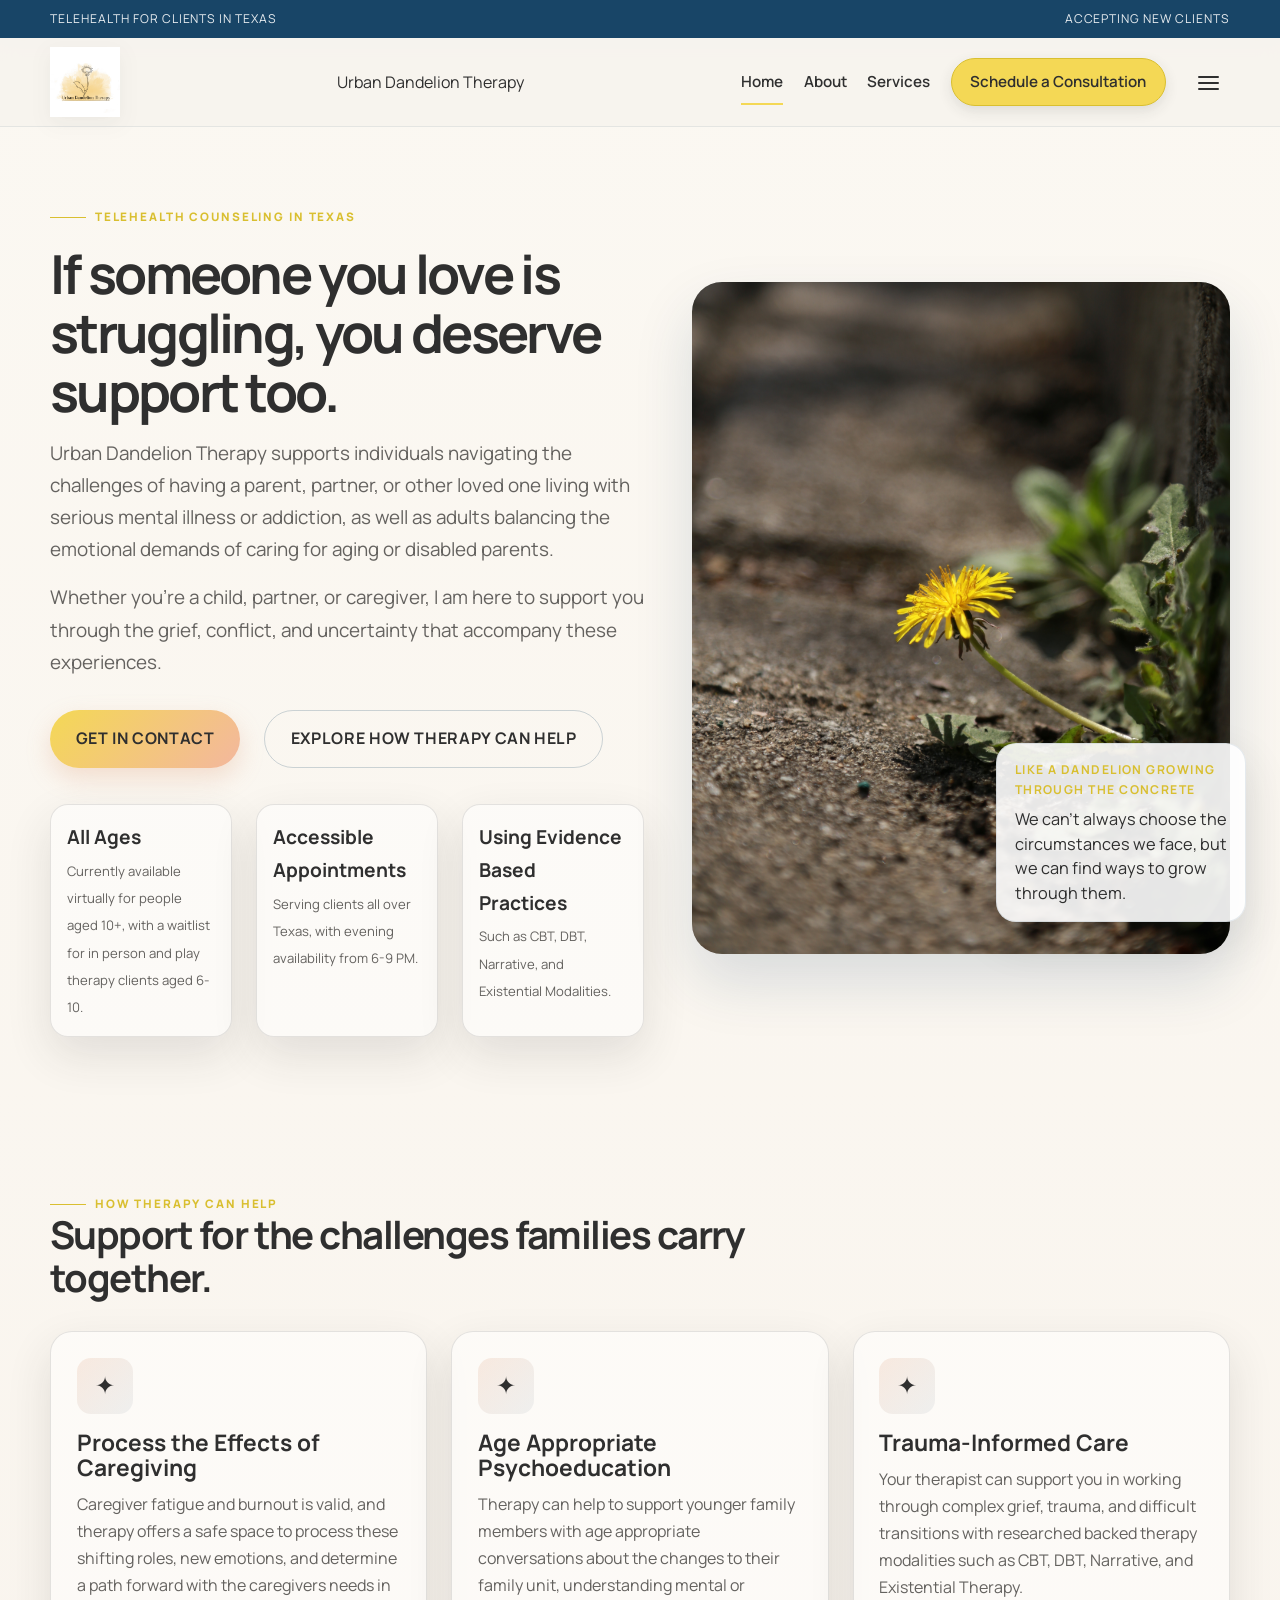
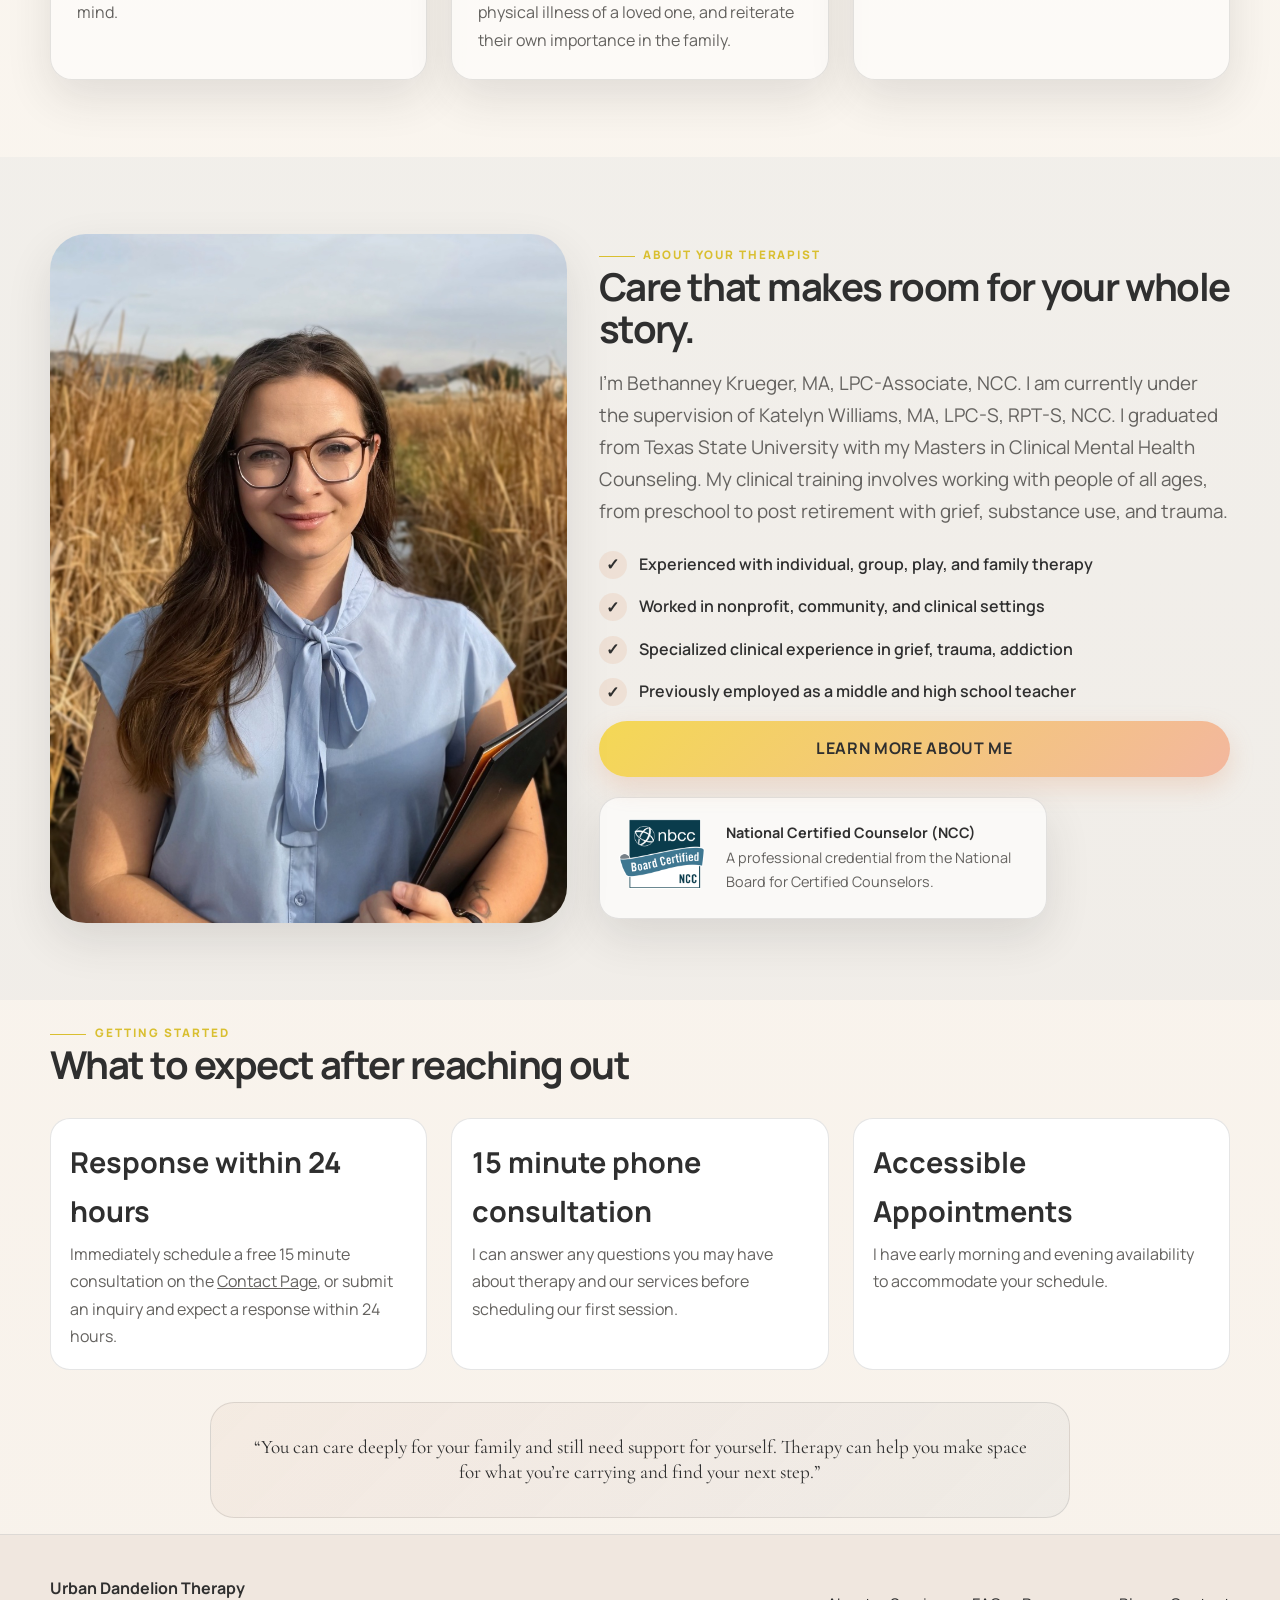
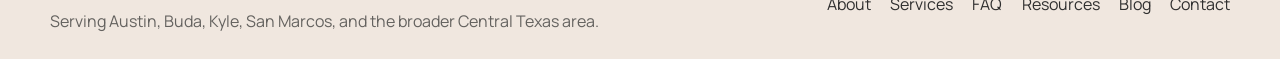
<file: index.html>
<!DOCTYPE html>
<html lang="en">
  <head>
    <meta charset="UTF-8" />
    <meta name="viewport" content="width=device-width, initial-scale=1.0" />
    <title>Urban Dandelion Therapy | Support for Caregivers and Families</title>
    <meta
      name="description"
      content="Urban Dandelion Therapy supports individuals navigating the challenges of having a parent, partner, or other loved one living with serious mental illness or addiction, as well as adults balancing the emotional demands of caring for aging or disabled parents."
    />
    <meta name="robots" content="index, follow, max-snippet:-1" />
    <link rel="canonical" href="https://udtherapy.com/" />
    <meta property="og:type" content="website" />
    <meta property="og:url" content="https://udtherapy.com/" />
    <meta property="og:title" content="Urban Dandelion Therapy | Support for Caregivers and Families" />
    <meta property="og:description" content="Urban Dandelion Therapy supports individuals navigating the challenges of having a parent, partner, or other loved one living with serious mental illness or addiction, as well as adults balancing the emotional demands of caring for aging or disabled parents." />
    <link rel="preconnect" href="https://fonts.googleapis.com" />
    <link rel="preconnect" href="https://fonts.gstatic.com" crossorigin />
    <link
      href="https://fonts.googleapis.com/css2?family=Cormorant+Garamond:wght@500;600;700&family=Manrope:wght@400;500;600;700;800&display=swap"
      rel="stylesheet"
    />
    <link rel="stylesheet" href="styles.css" />
  </head>
  <body>
    <div class="topbar">
      <div class="container">
        <span>Telehealth for clients in Texas</span>
        <span>Accepting new clients</span>
      </div>
    </div>

    <header class="site-header">
      <div class="container">
        <a class="brand" href="index.html" aria-label="Urban Dandelion Therapy home">
          <img src="Reference/image0 (1).jpeg" alt="Urban Dandelion Therapy logo" class="brand-logo" />
        </a> Urban Dandelion Therapy

        <button class="nav-toggle" aria-label="Toggle menu" aria-expanded="false">☰</button>

        <nav class="site-nav" aria-label="Main navigation">
          <a class="active" href="index.html">Home</a>
          <a href="about.html">About</a>
          <a href="services.html">Services</a>
          <a class="nav-contact" href="contact.html">Schedule a Consultation</a>
          <div class="nav-dropdown">
            <button class="nav-dropdown-toggle" type="button" aria-label="More navigation options" aria-expanded="false" aria-haspopup="true">
              <span class="menu-icon" aria-hidden="true"><span></span><span></span><span></span></span>
            </button>
            <div class="nav-dropdown-menu">
              <a href="fees.html">Fees &amp; Insurance</a>
              <a href="faq.html">FAQ</a>
              <a href="resources.html">Resources</a>
              <a href="blog.html">Blog</a>
            </div>
          </div>
        </nav>
      </div>
    </header>

    <main>
      <section class="hero">
        <div class="container">
          <div class="hero-copy">
            <div class="eyebrow">Telehealth counseling in Texas</div>
            <h1>If someone you love is struggling, you deserve support too.</h1>
            <p class="lead">
            Urban Dandelion Therapy supports individuals navigating the challenges of having a parent, partner, or other loved one living with serious mental illness or addiction, as well as adults balancing the emotional demands of caring for aging or disabled parents.</p>
            
            <p class="lead">Whether you're a child, partner, or caregiver, I am here to support you through the grief, conflict, and uncertainty that accompany these experiences.</p>
            <div class="hero-actions">
              <a class="button" href="contact.html">Get in Contact</a>
              <a class="button-secondary" href="services.html">Explore how therapy can help</a>
            </div>
            <div class="hero-notes">
              <div class="note">
                <strong>All Ages</strong>
                <span>Currently available virtually for people aged 10+, 
                  with a waitlist for in person and play therapy clients aged 6-10.</span>
              </div>
              <div class="note">
                <strong>Accessible Appointments</strong>
                <span>Serving clients all over Texas, with evening availability from 6-9 PM.</span>
              </div>
              <div class="note">
                <strong>Using Evidence Based Practices</strong>
                <span>Such as CBT, DBT, Narrative, and Existential Modalities.</span>
              </div>
            </div>
          </div>

          <div class="hero-visual">
            <div class="image-card">
              <img
                src="Reference/Dandelion.jpg"
                alt="Dandelion growing through concrete"
              />
            </div>
            <div class="badge-card">
              <strong>Like a dandelion growing through the concrete</strong>
              <p>We can't always choose the circumstances we face, but we can find ways to grow through them.</p>
            </div>
          </div>
        </div>
      </section>

      <section class="section">
        <div class="container">
          <div class="section-intro">
            <div class="eyebrow">How therapy can help</div>
            <h2>Support for the challenges families carry together.</h2>
          </div>

          <div class="grid-3">
            <article class="card">
              <div class="icon">✦</div>
              <h3>Process the Effects of Caregiving</h3>
              <p>Caregiver fatigue and burnout is valid, and therapy offers a safe space to process these shifting roles, new emotions, and determine a path forward with the caregivers needs in mind.</p>
            </article>

            <article class="card">
              <div class="icon">✦</div>
              <h3>Age Appropriate Psychoeducation</h3>
              <p>Therapy can help to support younger family members with age appropriate conversations about the changes to their family unit, understanding mental or physical illness of a loved one, and reiterate their own importance in the family.</p>
            </article>

            <article class="card">
              <div class="icon">✦</div>
              <h3>Trauma-Informed Care</h3>
              <p>Your therapist can support you in working through complex grief, trauma, and difficult transitions with researched backed therapy modalities such as CBT, DBT, Narrative, and Existential Therapy.</p>
            </article>
          </div>
        </div>
      </section>

      <section class="section story">
        <div class="container story-grid">
          <div class="story-image">
            <img
              src="Reference/Headshot BK.jpeg"
              alt="Bethanney Krueger, therapist"
            />
          </div>

          <div>
            <div class="eyebrow">About your therapist</div>
            <h2>Care that makes room for your whole story.</h2>
            <p class="lead">
              I’m Bethanney Krueger, MA, LPC-Associate, NCC. I am currently under the supervision of Katelyn Williams, MA, LPC-S, RPT-S, NCC. I graduated from Texas State University with my Masters in Clinical Mental Health Counseling. My clinical training involves working with people of all ages, from preschool to post retirement with grief, substance use, and trauma.
            </p>
            <ul class="checklist">
              <li>Experienced with individual, group, play, and family therapy</li>
              <li>Worked in nonprofit, community, and clinical settings</li>
              <li>Specialized clinical experience in grief, trauma, addiction</li>
              <li>Previously employed as a middle and high school teacher</li>
              <a class="button" href="about.html">Learn More About Me</a>
            </ul>
            <div class="credential-badge therapist-credential">
              <img src="Reference/NCC badge.png" alt="National Certified Counselor (NCC) badge" />
              <p><strong>National Certified Counselor (NCC)</strong><br />A professional credential from the National Board for Certified Counselors.</p>
            </div>
          </div>
        </div>
      </section>

      <section class="section home-ending-section">
        <div class="container">
          <div class="section-intro">
            <div class="eyebrow">Getting started</div>
            <h2>What to expect after reaching out</h2>
          </div>

          <div class="metrics">
            <div class="metric">
              <strong>Response within 24 hours</strong>
              <span>Immediately schedule a free 15 minute consultation on the <a href="contact.html"><u>Contact Page</u></a>, or submit an inquiry and expect a response within 24 hours.</span>
            </div>
            <div class="metric">
              <strong>15 minute phone consultation</strong>
              <span>I can answer any questions you may have about therapy and our services before scheduling our first session.</span>
            </div>
            <div class="metric">
              <strong>Accessible Appointments</strong>
              <span>I have early morning and evening availability to accommodate your schedule.</span>
            </div>
          </div>
        </div>
      </section>

      <section class="section home-ending-section">
        <div class="container">
          <div class="quote-card">
            <p>
              “You can care deeply for your family and still need support for yourself. Therapy can
              help you make space for what you’re carrying and find your next step.”
            </p>
          </div>
        </div>
      </section>
    </main>

    <footer class="site-footer">
      <div class="container">
        <div>
          <strong style="display:block; color:var(--navy); margin-bottom:0.35rem;">Urban Dandelion Therapy</strong>
          <span style="color:var(--muted);">Serving Austin, Buda, Kyle, San Marcos, and the broader Central Texas area.</span>
        </div>
        <div class="footer-links">
          <a href="about.html">About</a>
          <a href="services.html">Services</a>
          <a href="faq.html">FAQ</a>
          <a href="resources.html">Resources</a>
          <a href="blog.html">Blog</a>
          <a href="contact.html">Contact</a>
        </div>
      </div>
    </footer>

    <script src="script.js"></script>
  </body>
</html>
</file>
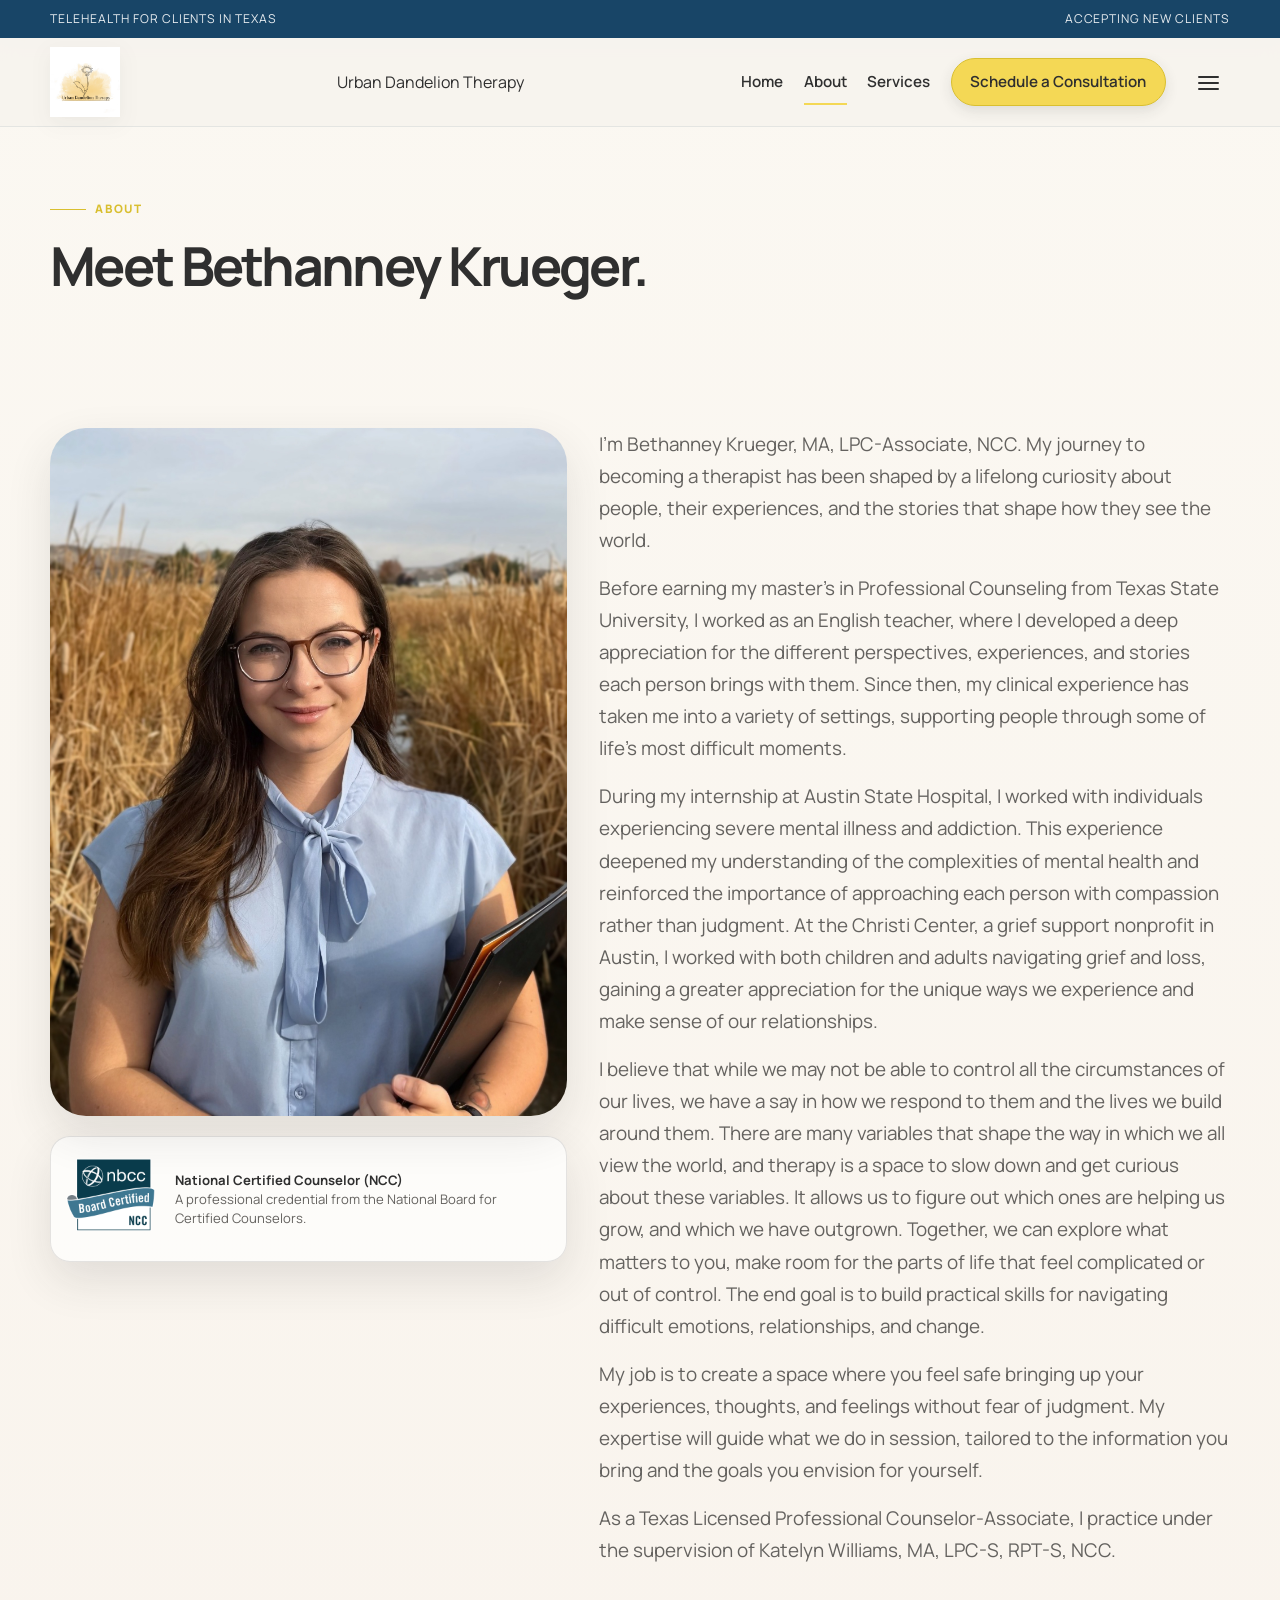
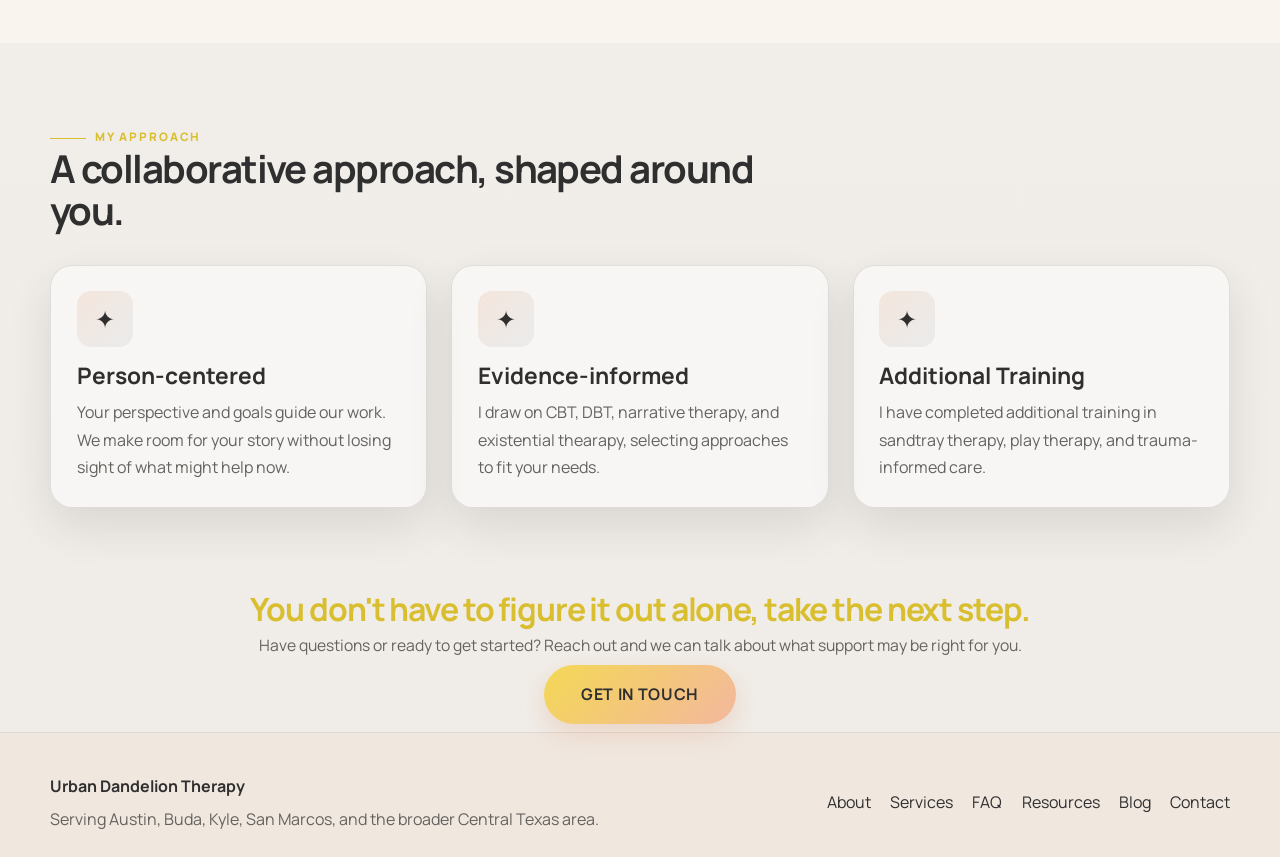
<file: about.html>
<!DOCTYPE html>
<html lang="en">
  <head>
    <meta charset="UTF-8" />
    <meta name="viewport" content="width=device-width, initial-scale=1.0" />
    <title>About | Urban Dandelion Therapy</title>
    <meta name="description" content="Meet Bethanney Krueger, MA, LPC-Associate, NCC, and learn about her counseling background and approach to caregiving and family support." />
    <link rel="preconnect" href="https://fonts.googleapis.com" />
    <link rel="preconnect" href="https://fonts.gstatic.com" crossorigin />
    <link href="https://fonts.googleapis.com/css2?family=Cormorant+Garamond:wght@500;600;700&family=Manrope:wght@400;500;600;700;800&display=swap" rel="stylesheet" />
    <link rel="stylesheet" href="styles.css" />
  </head>
  <body>
    <div class="topbar">
      <div class="container">
        <span>Telehealth for clients in Texas</span>
        <span>Accepting new clients</span>
      </div>
    </div>

    <header class="site-header">
      <div class="container">
        <a class="brand" href="index.html" aria-label="Urban Dandelion Therapy home">
          <img src="Reference/image0 (1).jpeg" alt="Urban Dandelion Therapy logo" class="brand-logo" />
        </a> Urban Dandelion Therapy

        <button class="nav-toggle" aria-label="Toggle menu" aria-expanded="false">☰</button>

        <nav class="site-nav" aria-label="Main navigation">
          <a href="index.html">Home</a>
          <a class="active" href="about.html">About</a>
          <a href="services.html">Services</a>
          <a class="nav-contact" href="contact.html">Schedule a Consultation</a>
          <div class="nav-dropdown">
            <button class="nav-dropdown-toggle" type="button" aria-label="More navigation options" aria-expanded="false" aria-haspopup="true">
              <span class="menu-icon" aria-hidden="true"><span></span><span></span><span></span></span>
            </button>
            <div class="nav-dropdown-menu">
              <a href="fees.html">Fees &amp; Insurance</a>
              <a href="faq.html">FAQ</a>
              <a href="resources.html">Resources</a>
              <a href="blog.html">Blog</a>
            </div>
          </div>
        </nav>
      </div>
    </header>

    <main>
      <section class="page-hero">
        <div class="container">
          <div>
            <div class="eyebrow">About</div>
            <h1>Meet Bethanney Krueger.</h1>
          </div>
        </div>
      </section>

      <section class="section">
        <div class="container story-grid about-bio-grid">
          <div class="about-bio-media">
            <div class="story-image">
              <img src="Reference/Headshot BK.jpeg" alt="Bethanney Krueger, therapist" />
            </div>
            <div class="credential-badge about-credential">
              <img src="Reference/NCC badge.png" alt="National Certified Counselor (NCC) badge" />
              <p><strong>National Certified Counselor (NCC)</strong><br />A professional credential from the National Board for Certified Counselors.</p>
            </div>
          </div>
          <div>
            <p class="lead">
              I’m Bethanney Krueger, MA, LPC-Associate, NCC. My journey to becoming a therapist has been shaped by a lifelong curiosity about people, their experiences, and the stories that shape how they see the world.
            </p>
            <p class="lead">
              Before earning my master’s in Professional Counseling from Texas State University, I worked as an English teacher, where I developed a deep appreciation for the different perspectives, experiences, and stories each person brings with them. Since then, my clinical experience has taken me into a variety of settings, supporting people through some of life’s most difficult moments.
            </p>
            <p class="lead">
              During my internship at Austin State Hospital, I worked with individuals experiencing severe mental illness and addiction. This experience deepened my understanding of the complexities of mental health and reinforced the importance of approaching each person with compassion rather than judgment. At the Christi Center, a grief support nonprofit in Austin, I worked with both children and adults navigating grief and loss, gaining a greater appreciation for the unique ways we experience and make sense of our relationships.
            </p>
            <p class="lead">
              I believe that while we may not be able to control all the circumstances of our lives, we have a say in how we respond to them and the lives we build around them.  There are many variables that shape the way in which we all view the world, and therapy is a space to slow down and get curious about these variables. It allows us to figure out which ones are helping us grow, and which we have outgrown. Together, we can explore what matters to you, make room for the parts of life that feel complicated or out of control. The end goal is to build practical skills for navigating difficult emotions, relationships, and change. 
            </p>
            <p class="lead">
              My job is to create a space where you feel safe bringing up your experiences, thoughts, and feelings without fear of judgment. My expertise will guide what we do in session, tailored to the information you bring and the goals you envision for yourself.
              </p>
            <p class="lead">
              As a Texas Licensed Professional Counselor-Associate, I practice under the supervision
              of Katelyn Williams, MA, LPC-S, RPT-S, NCC.
            </p>
          </div>
        </div>
      </section>

      <section class="section story">
        <div class="container">
          <div class="section-intro">
            <div class="eyebrow">My approach</div>
            <h2>A collaborative approach, shaped around you.</h2>
          </div>

          <div class="grid-3">
            <article class="card">
              <div class="icon">✦</div>
              <h3>Person-centered</h3>
              <p>Your perspective and goals guide our work. We make room for your story without losing sight of what might help now.</p>
            </article>
            <article class="card">
              <div class="icon">✦</div>
              <h3>Evidence-informed</h3>
              <p>I draw on CBT, DBT, narrative therapy, and existential thearapy, selecting approaches to fit your needs.</p>
            </article>
            <article class="card">
              <div class="icon">✦</div>
              <h3>Additional Training</h3>
              <p>I have completed additional training in sandtray therapy, play therapy, and trauma-informed care.</p>
            </article>
          </div>
        </div>
      </section>

      <section class="section story page-cta">
        <div class="container">
          <div class="section-intro">
            <h2>You don't have to figure it out alone, take the next step.</h2>
            <p>Have questions or ready to get started? Reach out and we can talk about what support may be right for you.</p>
          </div>
          <a class="button" href="contact.html">Get in touch</a>
        </div>
      </section>
    </main>

    <footer class="site-footer">
      <div class="container">
        <div>
          <strong style="display:block; color:var(--navy); margin-bottom:0.35rem;">Urban Dandelion Therapy</strong>
          <span style="color:var(--muted);">Serving Austin, Buda, Kyle, San Marcos, and the broader Central Texas area.</span>
        </div>
        <div class="footer-links">
          <a href="about.html">About</a>
          <a href="services.html">Services</a>
          <a href="faq.html">FAQ</a>
          <a href="resources.html">Resources</a>
          <a href="blog.html">Blog</a>
          <a href="contact.html">Contact</a>
        </div>
      </div>
    </footer>

    <script src="script.js"></script>
  </body>
</html>
</file>
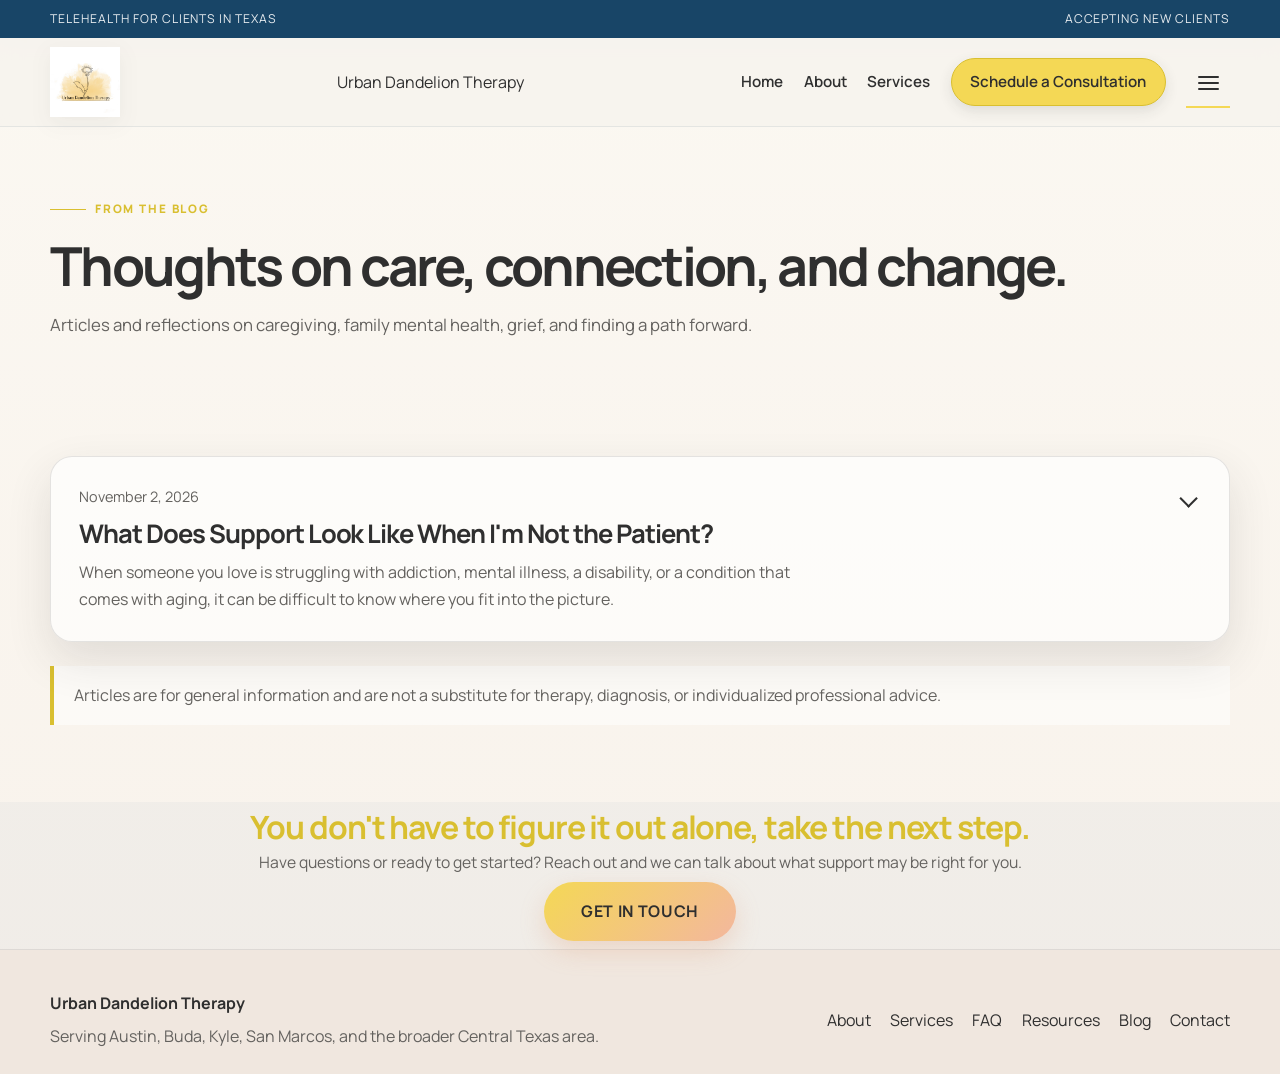
<file: blog.html>
<!DOCTYPE html>
<html lang="en">
  <head>
    <meta charset="UTF-8" />
    <meta name="viewport" content="width=device-width, initial-scale=1.0" />
    <title>Blog | Urban Dandelion Therapy</title>
    <meta name="description" content="Articles and reflections from Urban Dandelion Therapy on caregiving, family mental health, grief, and change." />
    <link rel="preconnect" href="https://fonts.googleapis.com" />
    <link rel="preconnect" href="https://fonts.gstatic.com" crossorigin />
    <link href="https://fonts.googleapis.com/css2?family=Cormorant+Garamond:wght@500;600;700&family=Manrope:wght@400;500;600;700;800&display=swap" rel="stylesheet" />
    <link rel="stylesheet" href="styles.css" />
  </head>
  <body>
    <div class="topbar">
      <div class="container">
        <span>Telehealth for clients in Texas</span>
        <span>Accepting new clients</span>
      </div>
    </div>

    <header class="site-header">
      <div class="container">
        <a class="brand" href="index.html" aria-label="Urban Dandelion Therapy home">
          <img src="Reference/image0 (1).jpeg" alt="Urban Dandelion Therapy logo" class="brand-logo" />
        </a>Urban Dandelion Therapy

        <button class="nav-toggle" aria-label="Toggle menu" aria-expanded="false">☰</button>

        <nav class="site-nav" aria-label="Main navigation">
          <a href="index.html">Home</a>
          <a href="about.html">About</a>
          <a href="services.html">Services</a>
          <a class="nav-contact" href="contact.html">Schedule a Consultation</a>
          <div class="nav-dropdown has-active">
            <button class="nav-dropdown-toggle" type="button" aria-label="More navigation options" aria-expanded="false" aria-haspopup="true">
              <span class="menu-icon" aria-hidden="true"><span></span><span></span><span></span></span>
            </button>
            <div class="nav-dropdown-menu">
              <a href="fees.html">Fees &amp; Insurance</a>
              <a href="faq.html">FAQ</a>
              <a href="resources.html">Resources</a>
              <a class="active" href="blog.html" aria-current="page">Blog</a>
            </div>
          </div>
        </nav>
      </div>
    </header>

    <main>
      <section class="page-hero">
        <div class="container">
          <div>
            <div class="eyebrow">From the blog</div>
            <h1>Thoughts on care, connection, and change.</h1>
            <p>Articles and reflections on caregiving, family mental health, grief, and finding a path forward.</p>
          </div>
        </div>
      </section>

      <section class="section">
        <div class="container">
          <div class="blog-list">
            <details class="blog-post">
              <summary class="blog-post-toggle">
                <time class="blog-meta" datetime="2026-11-02">November 2, 2026</time>
                <h2>What Does Support Look Like When I'm Not the Patient?</h2>
                <p class="blog-post-summary">When someone you love is struggling with addiction, mental illness, a disability, or a condition that comes with aging, it can be difficult to know where you fit into the picture.</p>
              </summary>
              <div class="blog-post-content">
                <p></p>
                <a class="button" href="blog/im-not-the-patient.html">Read the full post</a>
              </div>
            </details>
          </div>
          <p class="resource-note">Articles are for general information and are not a substitute for therapy, diagnosis, or individualized professional advice.</p>
        </div>
      </section>

      <section class="section story page-cta">
        <div class="container">
          <div class="section-intro">
            <h2>You don't have to figure it out alone, take the next step.</h2>
            <p>Have questions or ready to get started? Reach out and we can talk about what support may be right for you.</p>
          </div>
          <a class="button" href="contact.html">Get in touch</a>
        </div>
      </section>
    </main>

    <footer class="site-footer">
      <div class="container">
        <div>
          <strong style="display:block; color:var(--navy); margin-bottom:0.35rem;">Urban Dandelion Therapy</strong>
          <span style="color:var(--muted);">Serving Austin, Buda, Kyle, San Marcos, and the broader Central Texas area.</span>
        </div>
        <div class="footer-links">
          <a href="about.html">About</a>
          <a href="services.html">Services</a>
          <a href="faq.html">FAQ</a>
          <a href="resources.html">Resources</a>
          <a href="blog.html">Blog</a>
          <a href="contact.html">Contact</a>
        </div>
      </div>
    </footer>

    <script src="script.js"></script>
  </body>
</html>
</file>
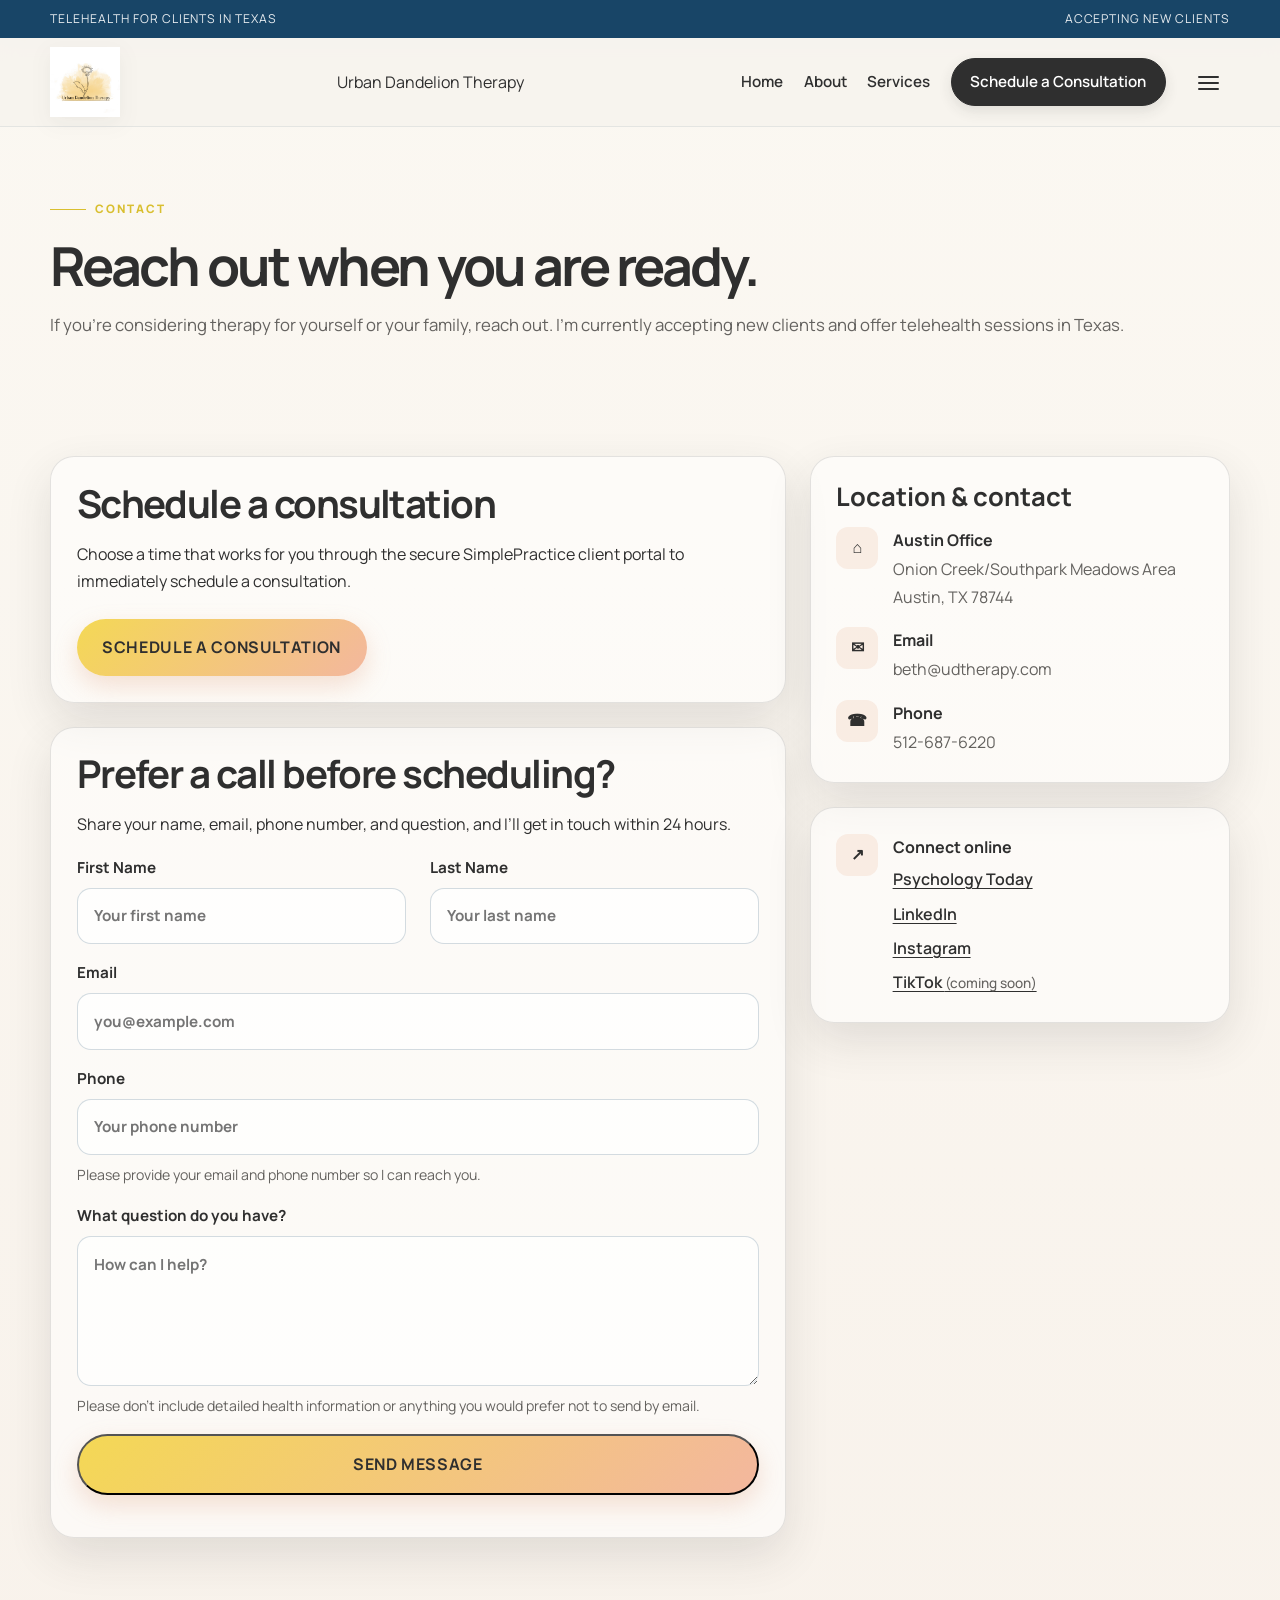
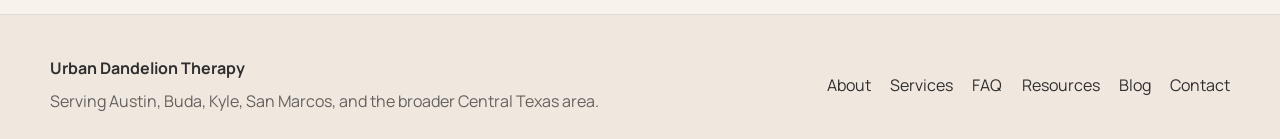
<file: contact.html>
<!DOCTYPE html>
<html lang="en">
  <head>
    <meta charset="UTF-8" />
    <meta name="viewport" content="width=device-width, initial-scale=1.0" />
    <title>Contact | Urban Dandelion Therapy</title>
    <meta name="description" content="Contact Urban Dandelion Therapy about telehealth counseling for caregiving, family mental health and addiction challenges, grief, and life transitions." />
    <link rel="preconnect" href="https://fonts.googleapis.com" />
    <link rel="preconnect" href="https://fonts.gstatic.com" crossorigin />
    <link href="https://fonts.googleapis.com/css2?family=Cormorant+Garamond:wght@500;600;700&family=Manrope:wght@400;500;600;700;800&display=swap" rel="stylesheet" />
    <link rel="stylesheet" href="styles.css" />
  </head>
  <body>
    <div class="topbar">
      <div class="container">
        <span>Telehealth for clients in Texas</span>
        <span>Accepting new clients</span>
      </div>
    </div>

    <header class="site-header">
      <div class="container">
        <a class="brand" href="index.html" aria-label="Urban Dandelion Therapy home">
          <img src="Reference/image0 (1).jpeg" alt="Urban Dandelion Therapy logo" class="brand-logo" />
        </a>Urban Dandelion Therapy

        <button class="nav-toggle" aria-label="Toggle menu" aria-expanded="false">☰</button>

        <nav class="site-nav" aria-label="Main navigation">
          <a href="index.html">Home</a>
          <a href="about.html">About</a>
          <a href="services.html">Services</a>
          <a class="nav-contact active" href="contact.html" aria-current="page">Schedule a Consultation</a>
          <div class="nav-dropdown">
            <button class="nav-dropdown-toggle" type="button" aria-label="More navigation options" aria-expanded="false" aria-haspopup="true">
              <span class="menu-icon" aria-hidden="true"><span></span><span></span><span></span></span>
            </button>
            <div class="nav-dropdown-menu">
              <a href="fees.html">Fees &amp; Insurance</a>
              <a href="faq.html">FAQ</a>
              <a href="resources.html">Resources</a>
              <a href="blog.html">Blog</a>
            </div>
          </div>
        </nav>
      </div>
    </header>

    <main>
      <section class="page-hero">
        <div class="container">
          <div>
            <div class="eyebrow">Contact</div>
            <h1>Reach out when you are ready.</h1>
            <p>If you’re considering therapy for yourself or your family, reach out. I’m currently accepting new clients and offer telehealth sessions in Texas.</p>
          </div>
        </div>
      </section>

      <section class="section">
        <div class="container contact-grid">
          <div class="contact-main">
            <section class="form-panel scheduling-panel" aria-labelledby="schedule-heading">
              <h2 id="schedule-heading">Schedule a consultation</h2>
              <p>Choose a time that works for you through the secure SimplePractice client portal to immediately schedule a consultation.</p>
              <a class="button schedule-button" href="https://udtherapy.clientsecure.me" target="_blank" rel="noopener noreferrer">Schedule a consultation</a>
            </section>

            <section class="form-panel callback-panel" aria-labelledby="callback-heading">
              <h2 id="callback-heading">Prefer a call before scheduling?</h2>
              <p>Share your name, email, phone number, and question, and I’ll get in touch within 24 hours.</p>
              <form method="post" data-contact-form data-contact-endpoint="https://script.google.com/macros/s/AKfycbybtrSxAFshHzlW0VEHA_P11s7lUJg2egP4siynJmSgrAheF6pPuF5B9I44kWbO_Bwv/exec">
                <div class="form-row">
                  <label>
                    First Name
                    <input type="text" name="firstName" placeholder="Your first name" autocomplete="given-name" maxlength="100" required />
                  </label>
                  <label>
                    Last Name
                    <input type="text" name="lastName" placeholder="Your last name" autocomplete="family-name" maxlength="100" required />
                  </label>
                </div>
                <label>
                  Email
                  <input type="email" name="email" placeholder="you@example.com" autocomplete="email" maxlength="254" aria-describedby="contact-method-requirement" required />
                </label>
                <label>
                  Phone
                  <input type="tel" name="phone" placeholder="Your phone number" autocomplete="tel" maxlength="30" required />
                </label>
                <p id="contact-method-requirement" class="form-hint">Please provide your email and phone number so I can reach you.</p>
                <label>
                  What question do you have?
                  <textarea name="message" placeholder="How can I help?" maxlength="3000" required></textarea>
                </label>
                <input type="hidden" name="preferredContact" value="Phone call" />
                <input type="checkbox" name="bestTime" value="Anytime" checked hidden />
                <p class="form-hint">Please don’t include detailed health information or anything you would prefer not to send by email.</p>
                <button class="button" type="submit">Send message</button>
                <p data-form-status aria-live="polite" role="status" class="form-status"></p>
              </form>
            </section>
          </div>

          <div class="contact-sidebar">
            <aside class="contact-panel">
              <h3>Location &amp; contact</h3>
              <div class="contact-meta">
                <div class="meta-row">
                  <div class="meta-icon">⌂</div>
                  <div>
                    <strong>Austin Office</strong>
                    <span>Onion Creek/Southpark Meadows Area</span><br>
                    <span>Austin, TX 78744</span>
                  </div>
                </div>
                <div class="meta-row">
                  <div class="meta-icon">✉</div>
                  <div>
                    <strong>Email</strong>
                    <a href="mailto:beth@udtherapy.com">beth@udtherapy.com</a>
                  </div>
                </div>
                <div class="meta-row">
                  <div class="meta-icon">☎</div>
                  <div>
                    <strong>Phone</strong>
                    <a href="tel:+15126876220">512-687-6220</a>
                  </div>
                </div>
              </div>
            </aside>
            <aside class="contact-panel social-panel">
              <div class="meta-row">
                <div class="meta-icon" aria-hidden="true">↗</div>
                <div>
                  <strong>Connect online</strong>
                  <ul class="social-links">
                    <li><a href="https://www.psychologytoday.com/profile/1875324" target="_blank" rel="noopener noreferrer">Psychology Today</a></li>
                    <li><a href="https://www.linkedin.com/in/bethkrueger" target="_blank" rel="noopener noreferrer">LinkedIn</a></li>
                    <li><a href="https://www.instagram.com/urban_dandelion_therapy/" target="_blank" rel="noopener noreferrer">Instagram</a></li>
                    <li><a href="https://www.tiktok.com/" target="_blank" rel="noopener noreferrer">TikTok <span>(coming soon)</span></a></li>
                  </ul>
                </div>
              </div>
            </aside>
          </div>
        </div>
      </section>
    </main>

    <footer class="site-footer">
      <div class="container">
        <div>
          <strong style="display:block; color:var(--navy); margin-bottom:0.35rem;">Urban Dandelion Therapy</strong>
          <span style="color:var(--muted);">Serving Austin, Buda, Kyle, San Marcos, and the broader Central Texas area.</span>
        </div>
        <div class="footer-links">
          <a href="about.html">About</a>
          <a href="services.html">Services</a>
          <a href="faq.html">FAQ</a>
          <a href="resources.html">Resources</a>
          <a href="blog.html">Blog</a>
          <a href="contact.html">Contact</a>
        </div>
      </div>
    </footer>

    <script src="script.js"></script>
  </body>
</html>
</file>
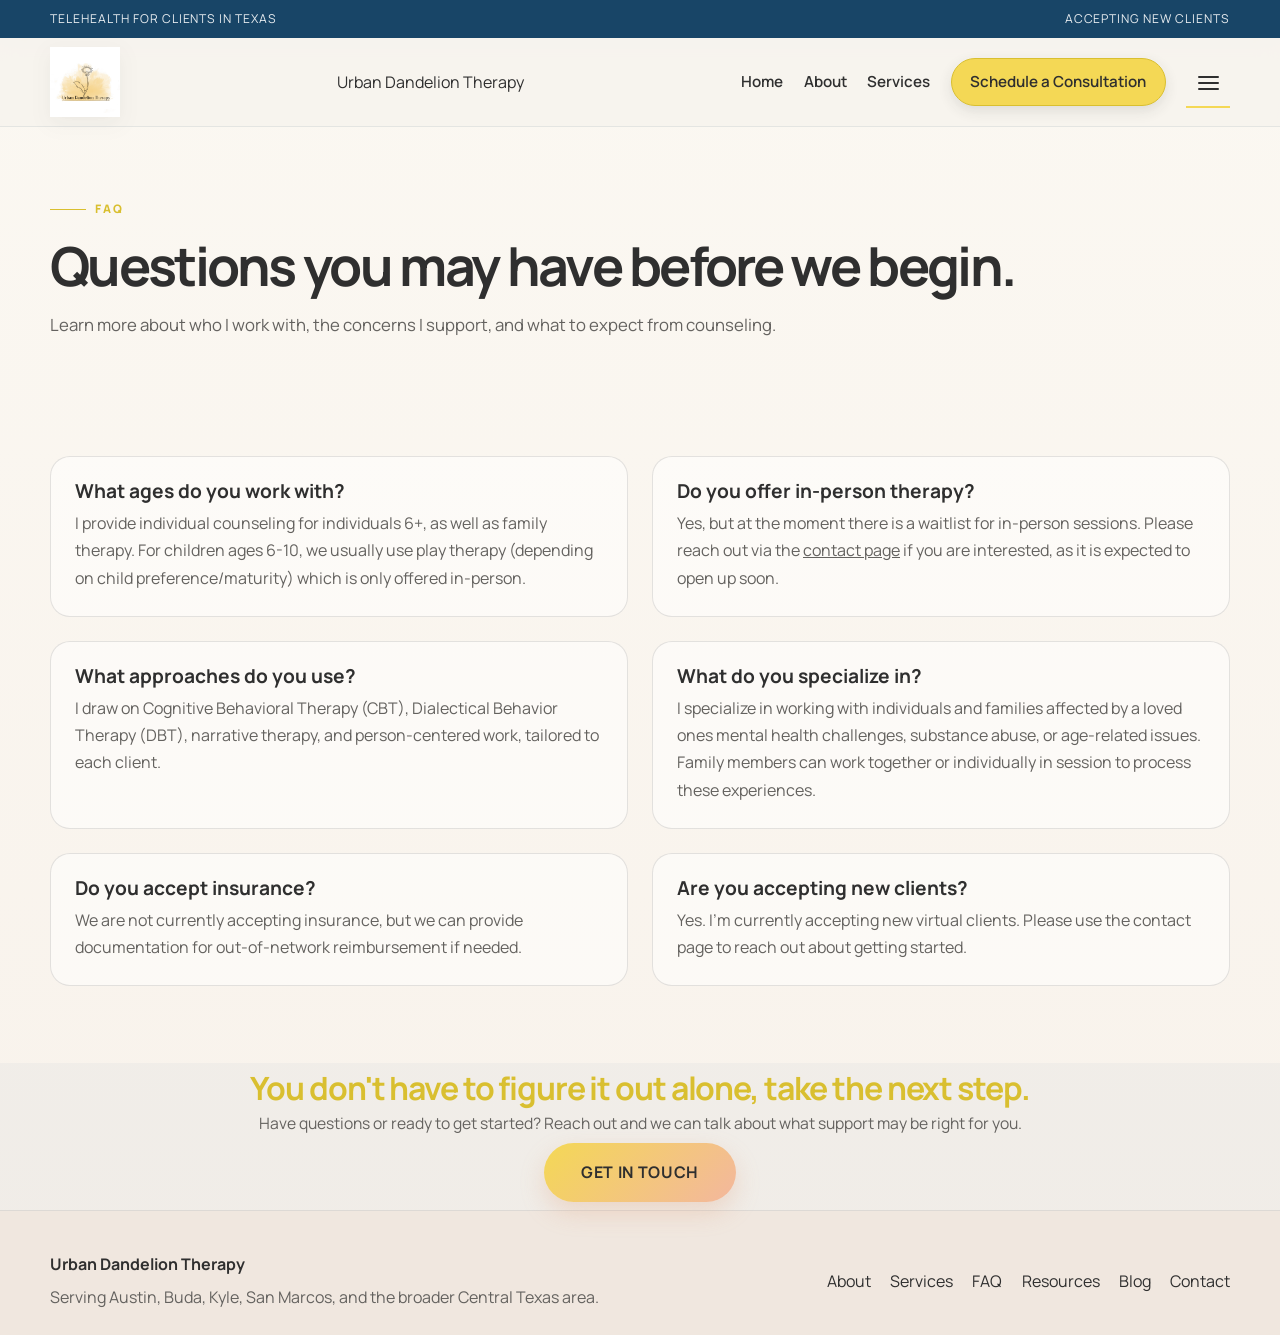
<file: faq.html>
<!DOCTYPE html>
<html lang="en">
  <head>
    <meta charset="UTF-8" />
    <meta name="viewport" content="width=device-width, initial-scale=1.0" />
    <title>FAQ | Urban Dandelion Therapy</title>
    <meta name="description" content="Answers about reverse caregiving, family counseling, therapy approaches, and telehealth with Urban Dandelion Therapy in Texas." />
    <link rel="preconnect" href="https://fonts.googleapis.com" />
    <link rel="preconnect" href="https://fonts.gstatic.com" crossorigin />
    <link href="https://fonts.googleapis.com/css2?family=Cormorant+Garamond:wght@500;600;700&family=Manrope:wght@400;500;600;700;800&display=swap" rel="stylesheet" />
    <link rel="stylesheet" href="styles.css" />
  </head>
  <body>
    <div class="topbar">
      <div class="container">
        <span>Telehealth for clients in Texas</span>
        <span>Accepting new clients</span>
      </div>
    </div>

    <header class="site-header">
      <div class="container">
        <a class="brand" href="index.html" aria-label="Urban Dandelion Therapy home">
          <img src="Reference/image0 (1).jpeg" alt="Urban Dandelion Therapy logo" class="brand-logo" />
        </a> Urban Dandelion Therapy

        <button class="nav-toggle" aria-label="Toggle menu" aria-expanded="false">☰</button>

        <nav class="site-nav" aria-label="Main navigation">
          <a href="index.html">Home</a>
          <a href="about.html">About</a>
          <a href="services.html">Services</a>
          <a class="nav-contact" href="contact.html">Schedule a Consultation</a>
          <div class="nav-dropdown has-active">
            <button class="nav-dropdown-toggle" type="button" aria-label="More navigation options" aria-expanded="false" aria-haspopup="true">
              <span class="menu-icon" aria-hidden="true"><span></span><span></span><span></span></span>
            </button>
            <div class="nav-dropdown-menu">
              <a href="fees.html">Fees &amp; Insurance</a>
              <a class="active" href="faq.html" aria-current="page">FAQ</a>
              <a href="resources.html">Resources</a>
              <a href="blog.html">Blog</a>
            </div>
          </div>
        </nav>
      </div>
    </header>

    <main>
      <section class="page-hero">
        <div class="container">
          <div>
            <div class="eyebrow">FAQ</div>
            <h1>Questions you may have before we begin.</h1>
            <p> Learn more about who I work with, the concerns I support, and what to expect from counseling.</p>
          </div>
        </div>
      </section>

      <section class="section">
        <div class="container faq-grid">
          <article class="faq-item">
            <h3>What ages do you work with?</h3>
            <p>I provide individual counseling for individuals 6+, as well as family therapy. For children ages 6-10, we usually use play therapy (depending on child preference/maturity) which is only offered in-person.</p>
          </article>

          <article class="faq-item">
            <h3>Do you offer in-person therapy?</h3>
            <p>Yes, but at the moment there is a waitlist for in-person sessions. Please reach out via the <a href="contact.html"><u>contact page</u></a> if you are interested, as it is expected to open up soon.</p>
          </article>

          <article class="faq-item">
            <h3>What approaches do you use?</h3>
            <p>I draw on Cognitive Behavioral Therapy (CBT), Dialectical Behavior Therapy (DBT), narrative therapy, and person-centered work, tailored to each client.</p>
          </article>

          <article class="faq-item">
            <h3>What do you specialize in?</h3>
            <p>I specialize in working with individuals and families affected by a loved ones mental health challenges, substance abuse, or age-related issues. Family members can work together or individually in session to process these experiences.</p>
          </article>

          <article class="faq-item">
            <h3>Do you accept insurance?</h3>
            <p>We are not currently accepting insurance, but we can provide documentation for out-of-network reimbursement if needed.</p>
          </article>

          <article class="faq-item">
            <h3>Are you accepting new clients?</h3>
            <p>Yes. I’m currently accepting new virtual clients. Please use the contact page to reach out about getting started.</p>
          </article>
        </div>
      </section>

      <section class="section story page-cta">
        <div class="container">
          <div class="section-intro">
            <h2>You don't have to figure it out alone, take the next step.</h2>
            <p>Have questions or ready to get started? Reach out and we can talk about what support may be right for you.</p>
          </div>
          <a class="button" href="contact.html">Get in touch</a>
        </div>
      </section>
    </main>
    <footer class="site-footer">
      <div class="container">
        <div>
          <strong style="display:block; color:var(--navy); margin-bottom:0.35rem;">Urban Dandelion Therapy</strong>
          <span style="color:var(--muted);">Serving Austin, Buda, Kyle, San Marcos, and the broader Central Texas area.</span>
        </div>
        <div class="footer-links">
          <a href="about.html">About</a>
          <a href="services.html">Services</a>
          <a href="faq.html">FAQ</a>
          <a href="resources.html">Resources</a>
          <a href="blog.html">Blog</a>
          <a href="contact.html">Contact</a>
        </div>
      </div>
    </footer>

    <script src="script.js"></script>
  </body>
</html>
</file>
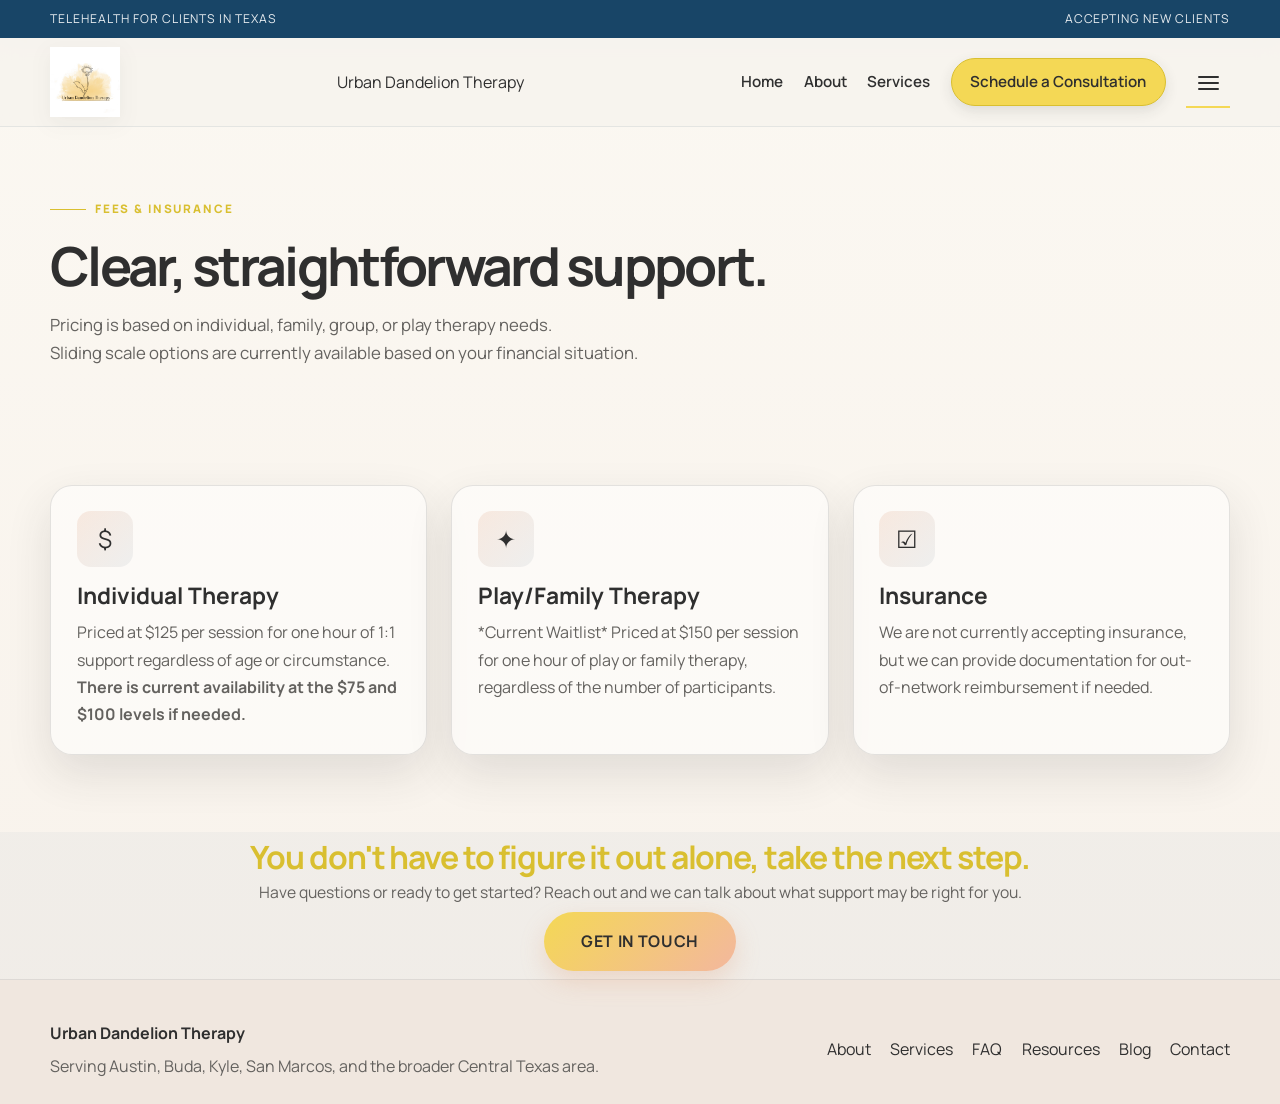
<file: fees.html>
<!DOCTYPE html>
<html lang="en">
  <head>
    <meta charset="UTF-8" />
    <meta name="viewport" content="width=device-width, initial-scale=1.0" />
    <title>Fees & Insurance | Urban Dandelion Therapy</title>
    <meta name="description" content="Explore session fees, insurance options, and payment details for therapy at Urban Dandelion Therapy." />
    <link rel="preconnect" href="https://fonts.googleapis.com" />
    <link rel="preconnect" href="https://fonts.gstatic.com" crossorigin />
    <link href="https://fonts.googleapis.com/css2?family=Cormorant+Garamond:wght@500;600;700&family=Manrope:wght@400;500;600;700;800&display=swap" rel="stylesheet" />
    <link rel="stylesheet" href="styles.css" />
  </head>
  <body>
    <div class="topbar">
      <div class="container">
        <span>Telehealth for clients in Texas</span>
        <span>Accepting new clients</span>
      </div>
    </div>

    <header class="site-header">
      <div class="container">
        <a class="brand" href="index.html" aria-label="Urban Dandelion Therapy home">
          <img src="Reference/image0 (1).jpeg" alt="Urban Dandelion Therapy logo" class="brand-logo" />
        </a> Urban Dandelion Therapy

        <button class="nav-toggle" aria-label="Toggle menu" aria-expanded="false">☰</button>

        <nav class="site-nav" aria-label="Main navigation">
          <a href="index.html">Home</a>
          <a href="about.html">About</a>
          <a href="services.html">Services</a>
          <a class="nav-contact" href="contact.html">Schedule a Consultation</a>
          <div class="nav-dropdown has-active">
            <button class="nav-dropdown-toggle" type="button" aria-label="More navigation options" aria-expanded="false" aria-haspopup="true">
              <span class="menu-icon" aria-hidden="true"><span></span><span></span><span></span></span>
            </button>
            <div class="nav-dropdown-menu">
              <a class="active" href="fees.html" aria-current="page">Fees &amp; Insurance</a>
              <a href="faq.html">FAQ</a>
              <a href="resources.html">Resources</a>
              <a href="blog.html">Blog</a>
            </div>
          </div>
        </nav>
      </div>
    </header>

    <main>
      <section class="page-hero">
        <div class="container">
          <div>
            <div class="eyebrow">Fees &amp; Insurance</div>
            <h1>Clear, straightforward support.</h1>
            <p>Pricing is based on individual, family, group, or play therapy needs.</p>
            <p>Sliding scale options are currently available based on your financial situation.</p>
          </div>
        </div>
      </section>

      <section class="section">
        <div class="container">
          <div class="grid-3">
            <article class="card">
              <div class="icon">$</div>
              <h3>Individual Therapy</h3>
              <p>Priced at $125 per session for one hour of 1:1 support regardless of age or circumstance.</p>
              <p><strong> There is current availability at the $75 and $100 levels if needed.</strong></p>
            </article>
            <article class="card">
              <div class="icon">✦</div>
              <h3>Play/Family Therapy</h3>
              <p>*Current Waitlist* Priced at $150 per session for one hour of play or family therapy, regardless of the number of participants.</p>
            </article>
            <article class="card">
              <div class="icon">☑</div>
              <h3>Insurance</h3>
              <p>We are not currently accepting insurance, but we can provide documentation for out-of-network reimbursement if needed.</p>
            </article>
          </div>
        </div>
      </section>

      <section class="section story page-cta">
        <div class="container">
          <div class="section-intro">
            <h2>You don't have to figure it out alone, take the next step.</h2>
            <p>Have questions or ready to get started? Reach out and we can talk about what support may be right for you.</p>
          </div>
          <a class="button" href="contact.html">Get in touch</a>
        </div>
      </section>
    </main>

    <footer class="site-footer">
      <div class="container">
        <div>
          <strong style="display:block; color:var(--navy); margin-bottom:0.35rem;">Urban Dandelion Therapy</strong>
          <span style="color:var(--muted);">Serving Austin, Buda, Kyle, San Marcos, and the broader Central Texas area.</span>
        </div>
        <div class="footer-links">
          <a href="about.html">About</a>
          <a href="services.html">Services</a>
          <a href="faq.html">FAQ</a>
          <a href="resources.html">Resources</a>
          <a href="blog.html">Blog</a>
          <a href="contact.html">Contact</a>
        </div>
      </div>
    </footer>

    <script src="script.js"></script>
  </body>
</html>
</file>
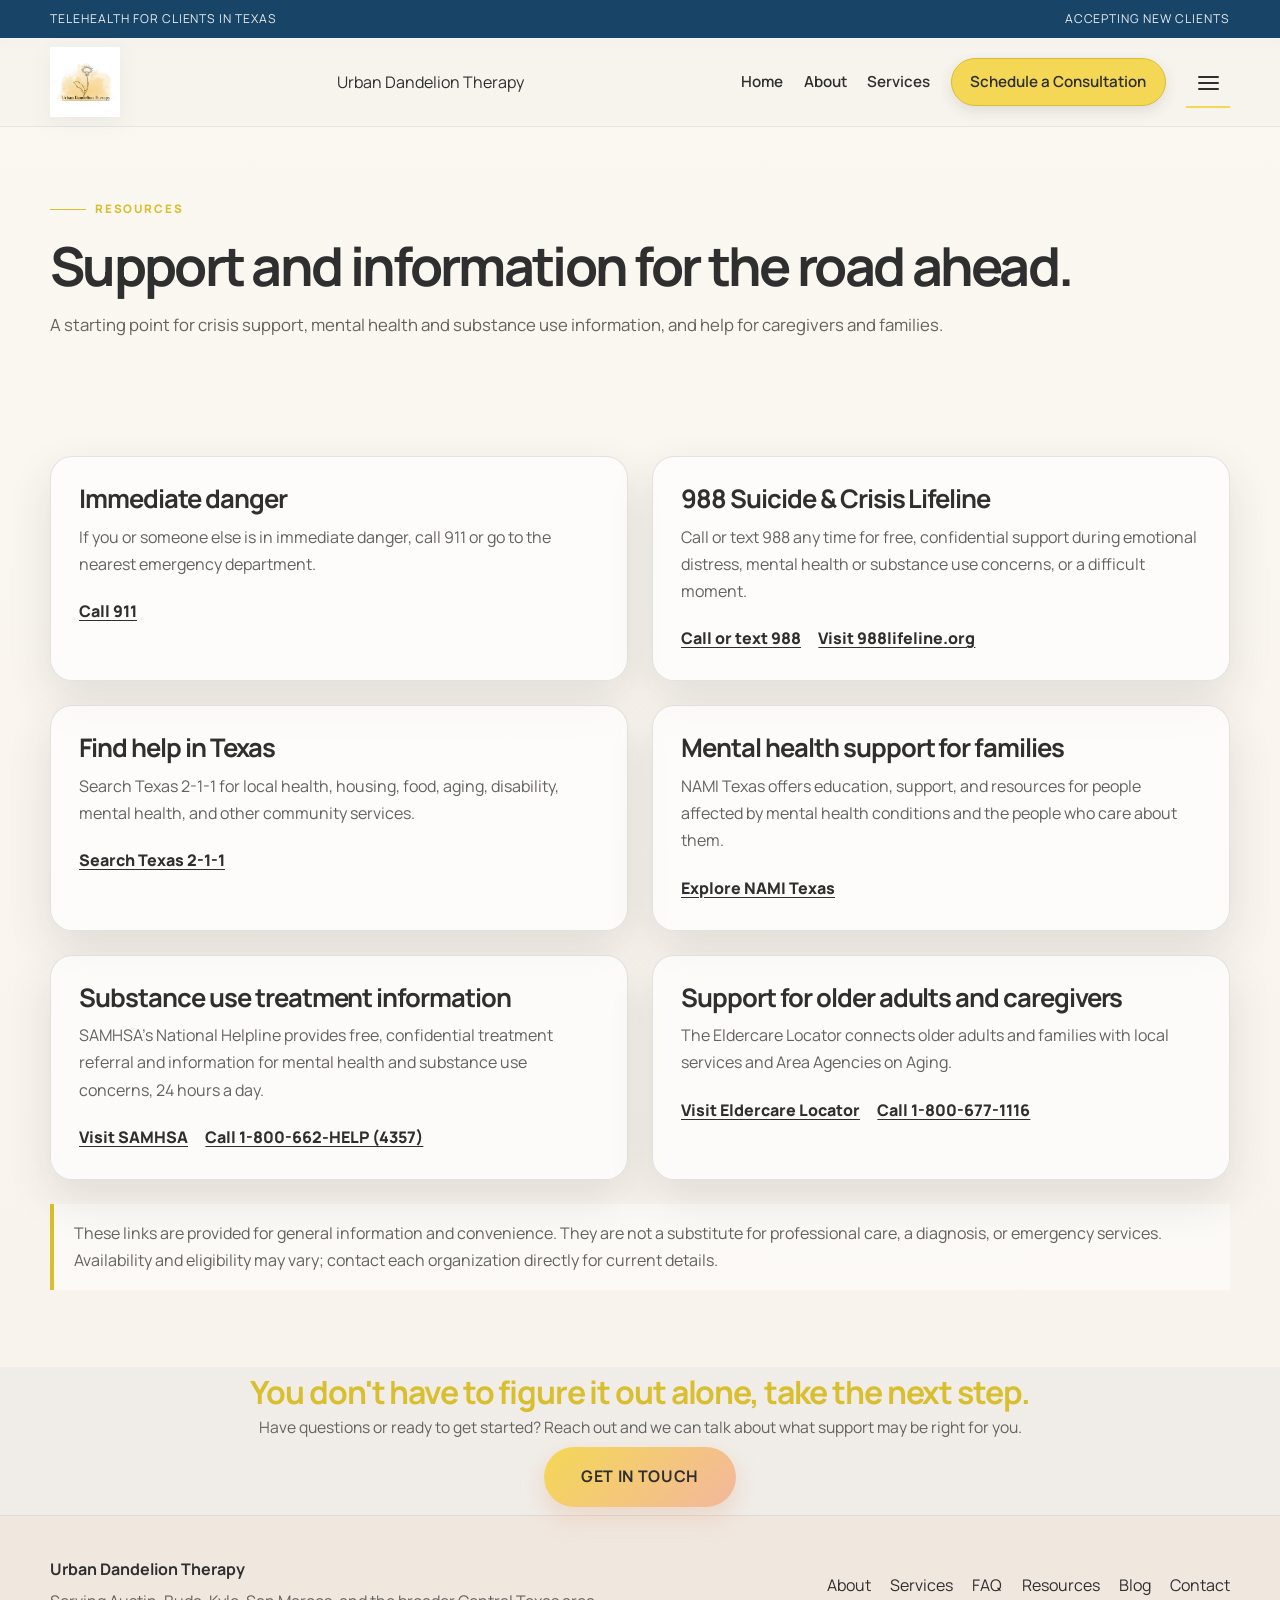
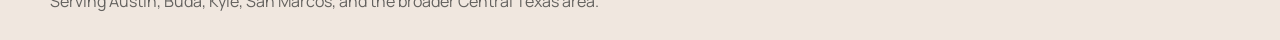
<file: resources.html>
<!DOCTYPE html>
<html lang="en">
  <head>
    <meta charset="UTF-8" />
    <meta name="viewport" content="width=device-width, initial-scale=1.0" />
    <title>Resources | Urban Dandelion Therapy</title>
    <meta name="description" content="Mental health, family support, crisis, and caregiving resources for individuals and families in Texas." />
    <link rel="preconnect" href="https://fonts.googleapis.com" />
    <link rel="preconnect" href="https://fonts.gstatic.com" crossorigin />
    <link href="https://fonts.googleapis.com/css2?family=Cormorant+Garamond:wght@500;600;700&family=Manrope:wght@400;500;600;700;800&display=swap" rel="stylesheet" />
    <link rel="stylesheet" href="styles.css" />
  </head>
  <body>
    <div class="topbar">
      <div class="container">
        <span>Telehealth for clients in Texas</span>
        <span>Accepting new clients</span>
      </div>
    </div>

    <header class="site-header">
      <div class="container">
        <a class="brand" href="index.html" aria-label="Urban Dandelion Therapy home">
          <img src="Reference/image0 (1).jpeg" alt="Urban Dandelion Therapy logo" class="brand-logo" />
        </a>Urban Dandelion Therapy

        <button class="nav-toggle" aria-label="Toggle menu" aria-expanded="false">☰</button>

        <nav class="site-nav" aria-label="Main navigation">
          <a href="index.html">Home</a>
          <a href="about.html">About</a>
          <a href="services.html">Services</a>
          <a class="nav-contact" href="contact.html">Schedule a Consultation</a>
          <div class="nav-dropdown has-active">
            <button class="nav-dropdown-toggle" type="button" aria-label="More navigation options" aria-expanded="false" aria-haspopup="true">
              <span class="menu-icon" aria-hidden="true"><span></span><span></span><span></span></span>
            </button>
            <div class="nav-dropdown-menu">
              <a href="fees.html">Fees &amp; Insurance</a>
              <a href="faq.html">FAQ</a>
              <a class="active" href="resources.html" aria-current="page">Resources</a>
              <a href="blog.html">Blog</a>
            </div>
          </div>
        </nav>
      </div>
    </header>

    <main>
      <section class="page-hero">
        <div class="container">
          <div>
            <div class="eyebrow">Resources</div>
            <h1>Support and information for the road ahead.</h1>
            <p>A starting point for crisis support, mental health and substance use information, and help for caregivers and families.</p>
          </div>
        </div>
      </section>

      <section class="section">
        <div class="container">
          <div class="resource-grid">
            <article class="resource-card">
              <h2>Immediate danger</h2>
              <p>If you or someone else is in immediate danger, call 911 or go to the nearest emergency department.</p>
              <a href="tel:911">Call 911</a>
            </article>
            <article class="resource-card">
              <h2>988 Suicide &amp; Crisis Lifeline</h2>
              <p>Call or text 988 any time for free, confidential support during emotional distress, mental health or substance use concerns, or a difficult moment.</p>
              <a href="tel:988">Call or text 988</a>
              <a href="https://988lifeline.org/" target="_blank" rel="noopener noreferrer">Visit 988lifeline.org</a>
            </article>
            <article class="resource-card">
              <h2>Find help in Texas</h2>
              <p>Search Texas 2-1-1 for local health, housing, food, aging, disability, mental health, and other community services.</p>
              <a href="https://www.211texas.org/" target="_blank" rel="noopener noreferrer">Search Texas 2-1-1</a>
            </article>
            <article class="resource-card">
              <h2>Mental health support for families</h2>
              <p>NAMI Texas offers education, support, and resources for people affected by mental health conditions and the people who care about them.</p>
              <a href="https://namitexas.org/" target="_blank" rel="noopener noreferrer">Explore NAMI Texas</a>
            </article>
            <article class="resource-card">
              <h2>Substance use treatment information</h2>
              <p>SAMHSA’s National Helpline provides free, confidential treatment referral and information for mental health and substance use concerns, 24 hours a day.</p>
              <a href="https://www.samhsa.gov/find-help/helplines/national-helpline" target="_blank" rel="noopener noreferrer">Visit SAMHSA</a>
              <a href="tel:18006624357">Call 1-800-662-HELP (4357)</a>
            </article>
            <article class="resource-card">
              <h2>Support for older adults and caregivers</h2>
              <p>The Eldercare Locator connects older adults and families with local services and Area Agencies on Aging.</p>
              <a href="https://eldercare.acl.gov/" target="_blank" rel="noopener noreferrer">Visit Eldercare Locator</a>
              <a href="tel:18006771116">Call 1-800-677-1116</a>
            </article>
          </div>
          <p class="resource-note">These links are provided for general information and convenience. They are not a substitute for professional care, a diagnosis, or emergency services. Availability and eligibility may vary; contact each organization directly for current details.</p>
        </div>
      </section>

      <section class="section story page-cta">
        <div class="container">
          <div class="section-intro">
            <h2>You don't have to figure it out alone, take the next step.</h2>
            <p>Have questions or ready to get started? Reach out and we can talk about what support may be right for you.</p>
          </div>
          <a class="button" href="contact.html">Get in touch</a>
        </div>
      </section>
    </main>

    <footer class="site-footer">
      <div class="container">
        <div>
          <strong style="display:block; color:var(--navy); margin-bottom:0.35rem;">Urban Dandelion Therapy</strong>
          <span style="color:var(--muted);">Serving Austin, Buda, Kyle, San Marcos, and the broader Central Texas area.</span>
        </div>
        <div class="footer-links">
          <a href="about.html">About</a>
          <a href="services.html">Services</a>
          <a href="faq.html">FAQ</a>
          <a href="resources.html">Resources</a>
          <a href="blog.html">Blog</a>
          <a href="contact.html">Contact</a>
        </div>
      </div>
    </footer>

    <script src="script.js"></script>
  </body>
</html>
</file>
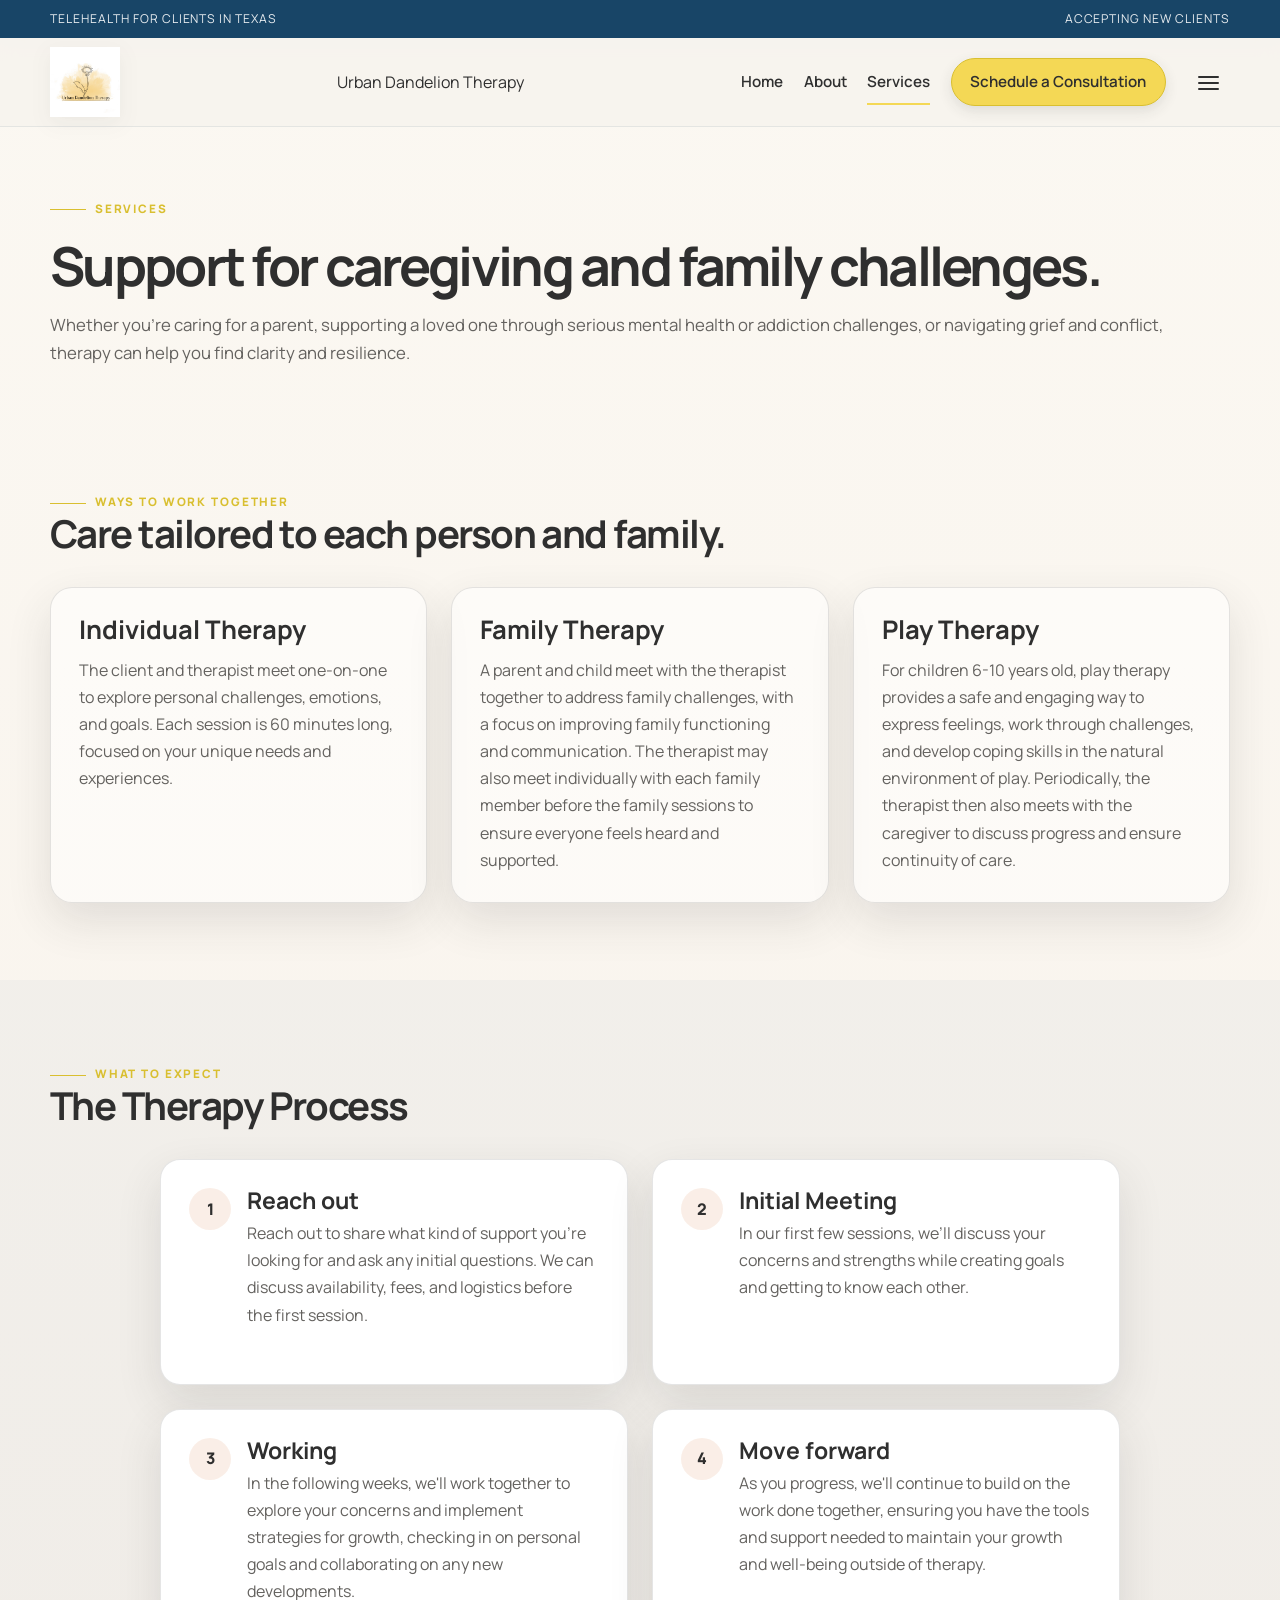
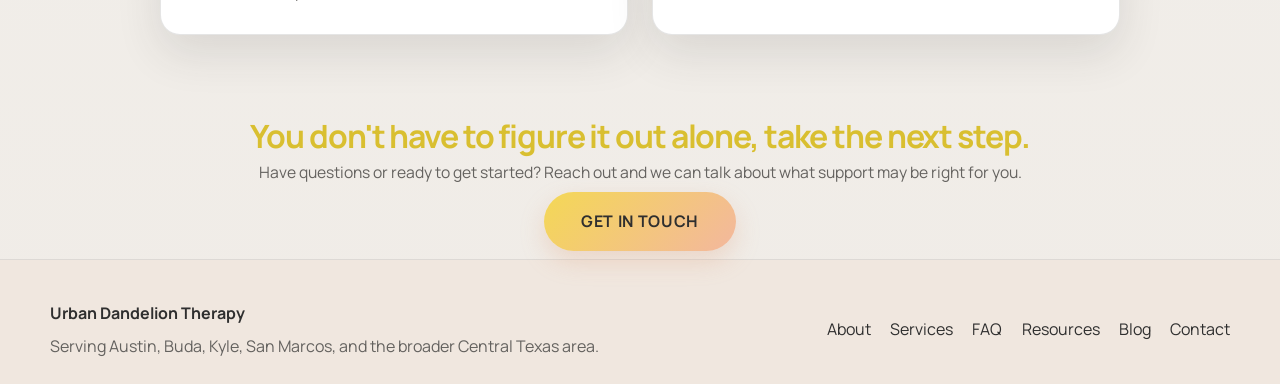
<file: services.html>
<!DOCTYPE html>
<html lang="en">
  <head>
    <meta charset="UTF-8" />
    <meta name="viewport" content="width=device-width, initial-scale=1.0" />
    <title>Services | Urban Dandelion Therapy</title>
    <meta name="description" content="Counseling for reverse caregiving, family mental health and addiction challenges, grief, and relationship strain. Telehealth in Texas." />
    <link rel="preconnect" href="https://fonts.googleapis.com" />
    <link rel="preconnect" href="https://fonts.gstatic.com" crossorigin />
    <link href="https://fonts.googleapis.com/css2?family=Cormorant+Garamond:wght@500;600;700&family=Manrope:wght@400;500;600;700;800&display=swap" rel="stylesheet" />
    <link rel="stylesheet" href="styles.css" />
  </head>
  <body>
    <div class="topbar">
      <div class="container">
        <span>Telehealth for clients in Texas</span>
        <span>Accepting new clients</span>
      </div>
    </div>

    <header class="site-header">
      <div class="container">
        <a class="brand" href="index.html" aria-label="Urban Dandelion Therapy home">
          <img src="Reference/image0 (1).jpeg" alt="Urban Dandelion Therapy logo" class="brand-logo" />
        </a> Urban Dandelion Therapy

        <button class="nav-toggle" aria-label="Toggle menu" aria-expanded="false">☰</button>

        <nav class="site-nav" aria-label="Main navigation">
          <a href="index.html">Home</a>
          <a href="about.html">About</a>
          <a class="active" href="services.html">Services</a>
          <a class="nav-contact" href="contact.html">Schedule a Consultation</a>
          <div class="nav-dropdown">
            <button class="nav-dropdown-toggle" type="button" aria-label="More navigation options" aria-expanded="false" aria-haspopup="true">
              <span class="menu-icon" aria-hidden="true"><span></span><span></span><span></span></span>
            </button>
            <div class="nav-dropdown-menu">
              <a href="fees.html">Fees &amp; Insurance</a>
              <a href="faq.html">FAQ</a>
              <a href="resources.html">Resources</a>
              <a href="blog.html">Blog</a>
            </div>
          </div>
        </nav>
      </div>
    </header>

    <main class="services-page">
      <section class="page-hero">
        <div class="container">
          <div>
            <div class="eyebrow">Services</div>
            <h1>Support for caregiving and family challenges.</h1>
            <p>Whether you’re caring for a parent, supporting a loved one through serious mental health or addiction challenges, or navigating grief and conflict, therapy can help you find clarity and resilience.</p>
          </div>
        </div>
      </section>

      <section class="section">
        <div class="container">
          <div class="section-intro">
            <div class="eyebrow">Ways to work together</div>
            <h2>Care tailored to each person and family.</h2>
          </div>
          <div class="service-list">
            <article class="service-item">
              <h3>Individual Therapy</h3>
              <p>The client and therapist meet one-on-one to explore personal challenges, emotions, and goals. Each session is 60 minutes long, focused on your unique needs and experiences.</p>
            </article>

            <article class="service-item">
              <h3>Family Therapy</h3>
              <p>A parent and child meet with the therapist together to address family challenges, with a focus on improving family functioning and communication. The therapist may also meet individually with each family member before the family sessions to ensure everyone feels heard and supported.</p>
            </article>

            <article class="service-item">
              <h3>Play Therapy</h3>
              <p>For children 6-10 years old, play therapy provides a safe and engaging way to express feelings, work through challenges, and develop coping skills in the natural environment of play. Periodically, the therapist then also meets with the caregiver to discuss progress and ensure continuity of care.</p>
            </article>
          </div>
        </div>
      </section>

      <section class="section story">
        <div class="container">
          <div class="section-intro">
            <div class="eyebrow">What to Expect</div>
            <h2>The Therapy Process</h2>
          </div>

          <div class="process">
            <article class="step">
              <div class="step-number">1</div>
              <h3>Reach out</h3>
              <p>Reach out to share what kind of support you’re looking for and ask any initial questions. We can discuss availability, fees, and logistics before the first session.</p>
            </article>
            <article class="step">
              <div class="step-number">2</div>
              <h3>Initial Meeting</h3>
              <p>In our first few sessions, we’ll discuss your concerns and strengths while creating goals and getting to know each other.</p>
            </article>
            <article class="step">
              <div class="step-number">3</div>
              <h3>Working</h3>
              <p>In the following weeks, we'll work together to explore your concerns and implement strategies for growth, checking in on personal goals and collaborating on any new developments.</p>
            </article>
            <article class="step">
              <div class="step-number">4</div>
              <h3>Move forward</h3>
              <p>As you progress, we'll continue to build on the work done together, ensuring you have the tools and support needed to maintain your growth and well-being outside of therapy.</p>
            </article>
          </div>
        </div>
      </section>

      <section class="section story page-cta">
        <div class="container">
          <div class="section-intro">
            <h2>You don't have to figure it out alone, take the next step.</h2>
            <p>Have questions or ready to get started? Reach out and we can talk about what support may be right for you.</p>
          </div>
          <a class="button" href="contact.html">Get in touch</a>
        </div>
      </section>
    </main>

    <footer class="site-footer">
      <div class="container">
        <div>
          <strong style="display:block; color:var(--navy); margin-bottom:0.35rem;">Urban Dandelion Therapy</strong>
          <span style="color:var(--muted);">Serving Austin, Buda, Kyle, San Marcos, and the broader Central Texas area.</span>
        </div>
        <div class="footer-links">
          <a href="about.html">About</a>
          <a href="services.html">Services</a>
          <a href="faq.html">FAQ</a>
          <a href="resources.html">Resources</a>
          <a href="blog.html">Blog</a>
          <a href="contact.html">Contact</a>
        </div>
      </div>
    </footer>

    <script src="script.js"></script>
  </body>
</html>
</file>
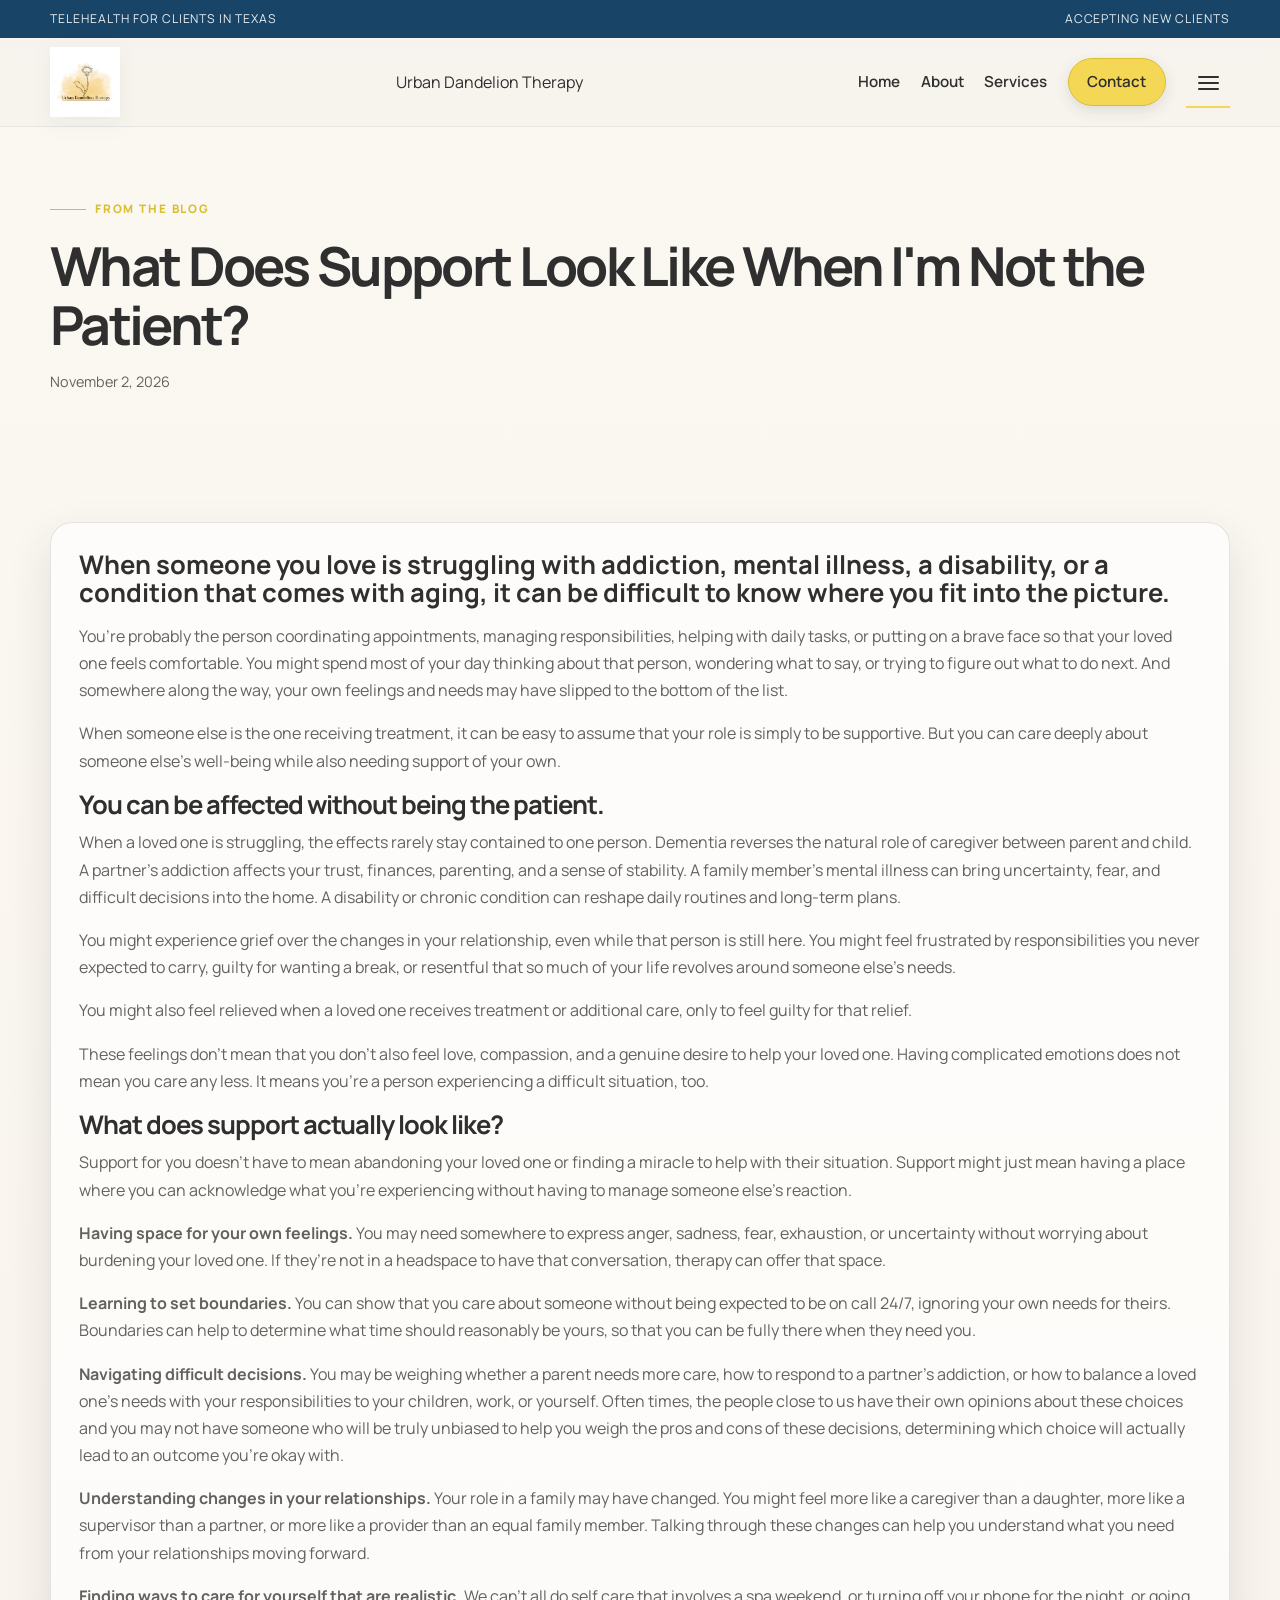
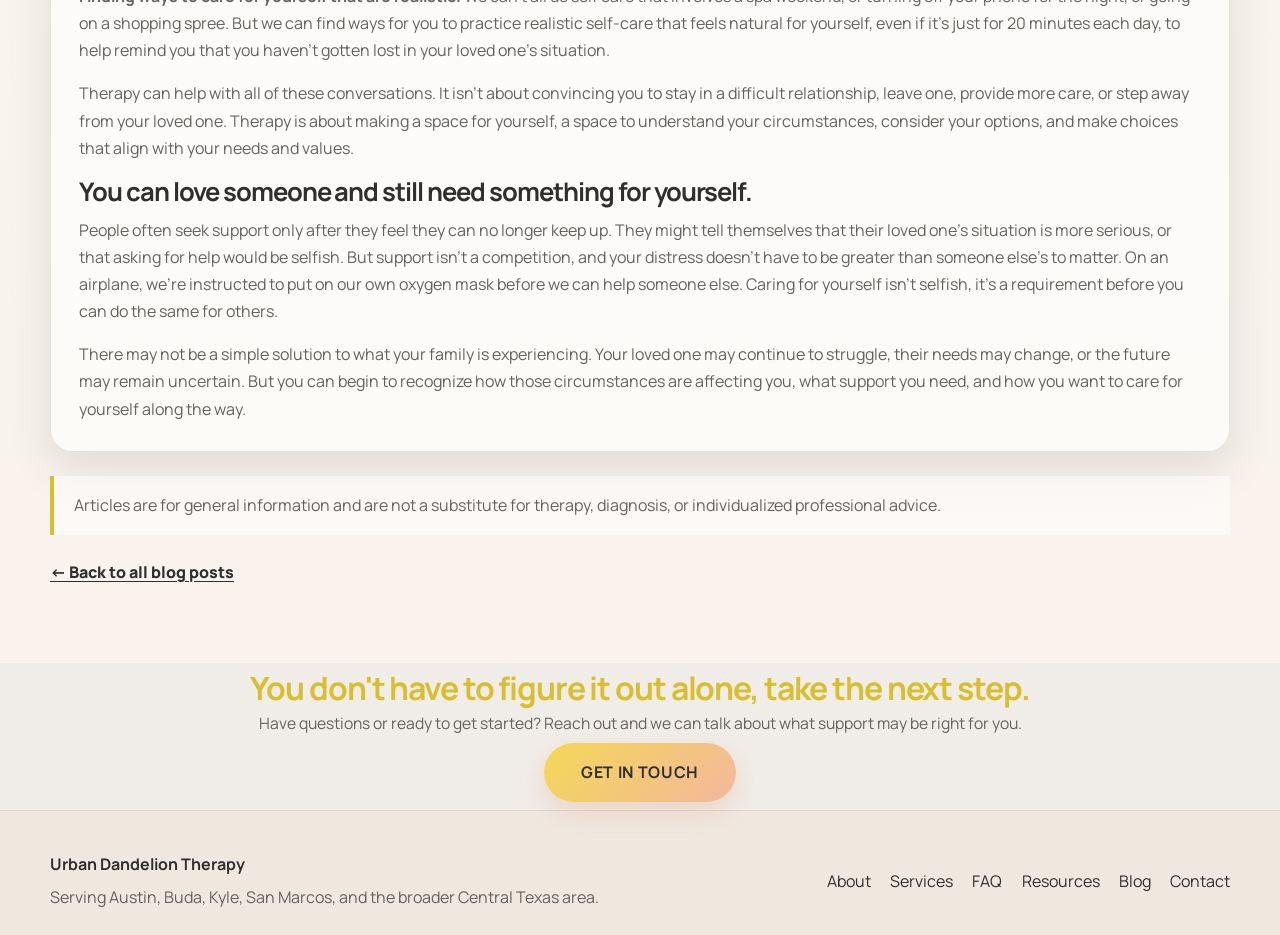
<file: blog/im-not-the-patient.html>
<!DOCTYPE html>
<html lang="en">
  <head>
    <meta charset="UTF-8" />
    <meta name="viewport" content="width=device-width, initial-scale=1.0" />
    <title>What Does Support Look Like When I'm Not the Patient? | Urban Dandelion Therapy</title>
    <meta name="description" content="When someone you love is struggling, you can care deeply about them and still need support of your own. Explore boundaries, difficult decisions, and realistic self-care." />
    <link rel="canonical" href="https://udtherapy.com/blog/im-not-the-patient.html" />
    <meta property="og:type" content="article" />
    <meta property="og:title" content="What Does Support Look Like When I'm Not the Patient?" />
    <meta property="og:description" content="When someone you love is struggling, you can care deeply about them and still need support of your own." />
    <meta property="og:url" content="https://udtherapy.com/blog/im-not-the-patient.html" />
    <meta property="article:published_time" content="2026-11-02" />
    <link rel="preconnect" href="https://fonts.googleapis.com" />
    <link rel="preconnect" href="https://fonts.gstatic.com" crossorigin />
    <link href="https://fonts.googleapis.com/css2?family=Cormorant+Garamond:wght@500;600;700&family=Manrope:wght@400;500;600;700;800&display=swap" rel="stylesheet" />
    <link rel="stylesheet" href="../styles.css" />
    <script type="application/ld+json">
      {
        "@context": "https://schema.org",
        "@type": "BlogPosting",
        "headline": "What Does Support Look Like When I'm Not the Patient?",
        "description": "When someone you love is struggling, you can care deeply about them and still need support of your own.",
        "datePublished": "2026-11-02",
        "dateModified": "2026-11-02",
        "mainEntityOfPage": "https://udtherapy.com/blog/im-not-the-patient.html",
        "author": {
          "@type": "Organization",
          "name": "Urban Dandelion Therapy"
        },
        "publisher": {
          "@type": "Organization",
          "name": "Urban Dandelion Therapy"
        }
      }
    </script>
  </head>
  <body>
    <div class="topbar">
      <div class="container">
        <span>Telehealth for clients in Texas</span>
        <span>Accepting new clients</span>
      </div>
    </div>

    <header class="site-header">
      <div class="container">
        <a class="brand" href="../index.html" aria-label="Urban Dandelion Therapy home">
          <img src="../Reference/image0 (1).jpeg" alt="Urban Dandelion Therapy logo" class="brand-logo" />
        </a>Urban Dandelion Therapy

        <button class="nav-toggle" aria-label="Toggle menu" aria-expanded="false">☰</button>

        <nav class="site-nav" aria-label="Main navigation">
          <a href="../index.html">Home</a>
          <a href="../about.html">About</a>
          <a href="../services.html">Services</a>
          <a class="nav-contact" href="../contact.html">Contact</a>
          <div class="nav-dropdown has-active">
            <button class="nav-dropdown-toggle" type="button" aria-label="More navigation options" aria-expanded="false" aria-haspopup="true">
              <span class="menu-icon" aria-hidden="true"><span></span><span></span><span></span></span>
            </button>
            <div class="nav-dropdown-menu">
              <a href="../fees.html">Fees &amp; Insurance</a>
              <a href="../faq.html">FAQ</a>
              <a href="../resources.html">Resources</a>
              <a class="active" href="../blog.html" aria-current="page">Blog</a>
            </div>
          </div>
        </nav>
      </div>
    </header>

    <main>
      <section class="page-hero">
        <div class="container">
          <div>
            <div class="eyebrow"><a href="../blog.html">From the blog</a></div>
            <h1>What Does Support Look Like When I'm Not the Patient?</h1>
            <time class="blog-meta" datetime="2026-11-02">November 2, 2026</time>
        </div>
      </section>
      <section class="section">
        <div class="container">
          <article class="blog-post">
              <h3>When someone you love is struggling with addiction, mental illness, a disability, or a condition that comes with aging, it can be difficult to know where you fit into the picture.</h3>
              <p>You’re probably the person coordinating appointments, managing responsibilities, helping with daily tasks, or putting on a brave face so that your loved one feels comfortable. You might spend most of your day thinking about that person, wondering what to say, or trying to figure out what to do next. And somewhere along the way, your own feelings and needs may have slipped to the bottom of the list.</p>
              <p>When someone else is the one receiving treatment, it can be easy to assume that your role is simply to be supportive. But you can care deeply about someone else's well-being while also needing support of your own.</p>

              <h2>You can be affected without being the patient.</h2>
              <p>When a loved one is struggling, the effects rarely stay contained to one person. Dementia reverses the natural role of caregiver between parent and child. A partner's addiction affects your trust, finances, parenting, and a sense of stability. A family member's mental illness can bring uncertainty, fear, and difficult decisions into the home. A disability or chronic condition can reshape daily routines and long-term plans.</p>
              <p>You might experience grief over the changes in your relationship, even while that person is still here. You might feel frustrated by responsibilities you never expected to carry, guilty for wanting a break, or resentful that so much of your life revolves around someone else's needs.</p>
              <p>You might also feel relieved when a loved one receives treatment or additional care, only to feel guilty for that relief.</p>
              <p>These feelings don’t mean that you don’t also feel love, compassion, and a genuine desire to help your loved one. Having complicated emotions does not mean you care any less. It means you're a person experiencing a difficult situation, too.</p>

              <h2>What does support actually look like?</h2>
              <p>Support for you doesn’t have to mean abandoning your loved one or finding a miracle to help with their situation. Support might just mean having a place where you can acknowledge what you're experiencing without having to manage someone else's reaction.</p>
              <p><strong>Having space for your own feelings.</strong> You may need somewhere to express anger, sadness, fear, exhaustion, or uncertainty without worrying about burdening your loved one. If they’re not in a headspace to have that conversation, therapy can offer that space.</p>
              <p><strong>Learning to set boundaries.</strong> You can show that you care about someone without being expected to be on call 24/7, ignoring your own needs for theirs. Boundaries can help to determine what time should reasonably be yours, so that you can be fully there when they need you.</p>
              <p><strong>Navigating difficult decisions.</strong> You may be weighing whether a parent needs more care, how to respond to a partner's addiction, or how to balance a loved one's needs with your responsibilities to your children, work, or yourself. Often times, the people close to us have their own opinions about these choices and you may not have someone who will be truly unbiased to help you weigh the pros and cons of these decisions, determining which choice will actually lead to an outcome you’re okay with.</p>
              <p><strong>Understanding changes in your relationships.</strong> Your role in a family may have changed. You might feel more like a caregiver than a daughter, more like a supervisor than a partner, or more like a provider than an equal family member. Talking through these changes can help you understand what you need from your relationships moving forward.</p>
              <p><strong>Finding ways to care for yourself that are realistic.</strong> We can’t all do self care that involves a spa weekend, or turning off your phone for the night, or going on a shopping spree. But we can find ways for you to practice realistic self-care that feels natural for yourself, even if it’s just for 20 minutes each day, to help remind you that you haven’t gotten lost in your loved one's situation.</p>
              <p>Therapy can help with all of these conversations. It isn't about convincing you to stay in a difficult relationship, leave one, provide more care, or step away from your loved one. Therapy is about making a space for yourself, a space to understand your circumstances, consider your options, and make choices that align with your needs and values.</p>

              <h2>You can love someone and still need something for yourself.</h2>
              <p>People often seek support only after they feel they can no longer keep up. They might tell themselves that their loved one's situation is more serious, or that asking for help would be selfish. But support isn't a competition, and your distress doesn't have to be greater than someone else's to matter. On an airplane, we’re instructed to put on our own oxygen mask before we can help someone else. Caring for yourself isn’t selfish, it’s a requirement before you can do the same for others.</p>
              <p>There may not be a simple solution to what your family is experiencing. Your loved one may continue to struggle, their needs may change, or the future may remain uncertain. But you can begin to recognize how those circumstances are affecting you, what support you need, and how you want to care for yourself along the way.</p>
          </article>
          <p class="resource-note">Articles are for general information and are not a substitute for therapy, diagnosis, or individualized professional advice.</p>
          <p class="blog-back-link"><a href="../blog.html">← Back to all blog posts</a></p>
        </div>
      </section>

      <section class="section story page-cta">
        <div class="container">
          <div class="section-intro">
            <h2>You don't have to figure it out alone, take the next step.</h2>
            <p>Have questions or ready to get started? Reach out and we can talk about what support may be right for you.</p>
          </div>
          <a class="button" href="../contact.html">Get in touch</a>
        </div>
      </section>
    </main>

    <footer class="site-footer">
      <div class="container">
        <div>
          <strong style="display:block; color:var(--navy); margin-bottom:0.35rem;">Urban Dandelion Therapy</strong>
          <span style="color:var(--muted);">Serving Austin, Buda, Kyle, San Marcos, and the broader Central Texas area.</span>
        </div>
        <div class="footer-links">
          <a href="../about.html">About</a>
          <a href="../services.html">Services</a>
          <a href="../faq.html">FAQ</a>
          <a href="../resources.html">Resources</a>
          <a href="../blog.html">Blog</a>
          <a href="../contact.html">Contact</a>
        </div>
      </div>
    </footer>

    <script src="../script.js"></script>
  </body>
</html>
</file>
<file: styles.css>
:root {
  --bg: #f3efe7;
  --bg-soft: #fbf8f2;
  --sand: #efe1ae;
  --peach: #f4d855;
  --peach-deep: #d9bf30;
  --navy: #2f2f2f;
  --navy-soft: #4f4d4c;
  --sage: #7ea480;
  --ink: #2f2f2f;
  --muted: #64625f;
  --white: #ffffff;
  --line: rgba(47, 47, 47, 0.12);
  --shadow: 0 18px 45px rgba(47, 47, 47, 0.12);
  --radius: 22px;
  --container: 1180px;
  --section-space: clamp(3rem, 6vw, 5rem);
  --content-gap: clamp(1rem, 2vw, 1.5rem);
}

* { box-sizing: border-box; }

html { scroll-behavior: smooth; }

body {
  margin: 0;
  font-family: 'Manrope', sans-serif;
  color: var(--ink);
  background: linear-gradient(180deg, var(--bg-soft) 0%, #f8f2eb 100%);
  line-height: 1.7;
}

img { max-width: 100%; display: block; }

a { color: inherit; text-decoration: none; }

button, input, textarea { font: inherit; }

p {
  margin: 0 0 1rem;
}

p:last-child { margin-bottom: 0; }

.container {
  width: min(var(--container), calc(100% - 2rem));
  margin: 0 auto;
}

.topbar {
  background: rgba(12, 60, 96, 0.95);
  color: rgba(255,255,255,0.9);
  font-size: 0.76rem;
  letter-spacing: 0.08em;
  text-transform: uppercase;
  padding: 0.55rem 0;
}

.topbar .container {
  display: flex;
  justify-content: space-between;
  align-items: center;
  gap: 1rem;
}

.site-header {
  sticky: top 0;
  position: sticky;
  z-index: 20;
  background: rgba(247,243,238,0.9);
  backdrop-filter: blur(10px);
  border-bottom: 1px solid rgba(12,60,96,0.08);
}

.site-header .container {
  display: flex;
  align-items: center;
  justify-content: space-between;
  min-height: 88px;
  gap: 1.25rem;
}

.brand {
  display: flex;
  align-items: center;
  gap: 0.9rem;
}

.brand-logo {
  height: 70px;
  width: auto;
  object-fit: contain;
  display: block;
  filter: drop-shadow(0 6px 10px rgba(47, 47, 47, 0.06));
}

.brand-mark {
  width: 48px;
  height: 48px;
  border-radius: 50%;
  display: grid;
  place-items: center;
  background: linear-gradient(135deg, var(--peach), #f7caaf);
  color: var(--navy);
  font-family: 'Cormorant Garamond', serif;
  font-weight: 700;
  font-size: 1.5rem;
  box-shadow: inset 0 0 0 2px rgba(255,255,255,0.45);
}

.brand-text {
  display: flex;
  flex-direction: column;
  line-height: 1.1;
}

.brand-text strong {
  font-size: 0.96rem;
  letter-spacing: 0.12em;
  text-transform: uppercase;
  color: var(--navy);
}

.brand-text span {
  font-size: 0.74rem;
  letter-spacing: 0.08em;
  text-transform: uppercase;
  color: var(--sage);
}

.site-nav {
  display: flex;
  align-items: center;
  gap: clamp(0.75rem, 1.6vw, 1.5rem);
  font-size: 0.95rem;
}

.site-nav > a,
.nav-dropdown-toggle {
  position: relative;
  color: var(--navy);
  font-weight: 600;
  padding: 0.4rem 0;
  white-space: nowrap;
}

.site-nav > a.nav-contact {
  padding: 0.62rem 1.15rem;
  border: 1px solid var(--peach-deep);
  border-radius: 999px;
  background: var(--peach);
  color: var(--navy);
  box-shadow: 0 5px 14px rgba(47,47,47,0.12);
  transition: background 180ms ease, box-shadow 180ms ease, transform 180ms ease;
}

.site-nav > a.nav-contact::after { content: none; }

.site-nav > a.nav-contact:hover {
  background: #f7df75;
  box-shadow: 0 7px 18px rgba(47,47,47,0.16);
  transform: translateY(-1px);
}

.site-nav > a.nav-contact.active {
  background: var(--navy);
  border-color: var(--navy);
  color: #fff;
}

.site-nav > a.nav-contact:focus-visible {
  outline: 3px solid var(--peach-deep);
  outline-offset: 3px;
}

.nav-dropdown-toggle {
  display: inline-flex;
  align-items: center;
  justify-content: center;
  width: 44px;
  height: 44px;
  border: 0;
  border-radius: 12px;
  background: transparent;
  color: var(--navy);
  cursor: pointer;
}

.nav-dropdown-toggle:hover,
.nav-dropdown-toggle[aria-expanded="true"] {
  background: rgba(47,47,47,0.06);
}

.menu-icon {
  display: grid;
  gap: 4px;
  width: 21px;
}

.menu-icon span {
  display: block;
  width: 100%;
  height: 2px;
  border-radius: 2px;
  background: currentColor;
}

.site-nav > a::after,
.nav-dropdown-toggle::after {
  content: "";
  position: absolute;
  left: 0;
  bottom: -0.2rem;
  width: 100%;
  height: 2px;
  background: var(--peach);
  transform: scaleX(0);
  transform-origin: left;
  transition: transform 180ms ease;
}

.site-nav > a:hover::after,
.site-nav > a.active::after,
.nav-dropdown:hover .nav-dropdown-toggle::after,
.nav-dropdown:focus-within .nav-dropdown-toggle::after,
.nav-dropdown.has-active .nav-dropdown-toggle::after { transform: scaleX(1); }

.nav-dropdown {
  position: relative;
}

.nav-dropdown-menu {
  position: absolute;
  top: calc(100% + 0.45rem);
  right: 0;
  z-index: 25;
  display: none;
  min-width: 13rem;
  padding: 0.5rem;
  border: 1px solid var(--line);
  border-radius: 14px;
  background: rgba(255,255,255,0.98);
  box-shadow: var(--shadow);
}

.nav-dropdown.open .nav-dropdown-menu,
.nav-dropdown:hover .nav-dropdown-menu,
.nav-dropdown:focus-within .nav-dropdown-menu {
  display: grid;
}

.nav-dropdown-menu a {
  padding: 0.6rem 0.75rem;
  border-radius: 9px;
  color: var(--navy);
  font-weight: 600;
  line-height: 1.4;
  white-space: nowrap;
}

.nav-dropdown-menu a:hover,
.nav-dropdown-menu a.active {
  background: rgba(217,191,48,0.16);
}

.nav-dropdown-menu a:focus-visible,
.nav-dropdown-toggle:focus-visible {
  outline: 3px solid var(--peach-deep);
  outline-offset: 3px;
}

.nav-toggle {
  display: none;
  width: 44px;
  height: 44px;
  border-radius: 12px;
  border: 1px solid var(--line);
  background: rgba(255,255,255,0.4);
  color: var(--navy);
}

.button,
.button-secondary {
  display: inline-flex;
  align-items: center;
  justify-content: center;
  border-radius: 999px;
  padding: 0.92rem 1.6rem;
  font-weight: 700;
  letter-spacing: 0.04em;
  text-transform: uppercase;
  cursor: pointer;
  transition: transform 180ms ease, box-shadow 180ms ease, background 180ms ease;
}

.button {
  background: linear-gradient(135deg, var(--peach), #f3b79e);
  color: var(--navy);
  box-shadow: 0 10px 24px rgba(224,153,114,0.28);
}

.button-secondary {
  background: transparent;
  color: var(--navy);
  border: 1px solid rgba(12,60,96,0.2);
}

.button:hover,
.button-secondary:hover { transform: translateY(-1px); }

.hero {
  padding: clamp(3rem, 6vw, 4.5rem) 0;
  position: relative;
  overflow: hidden;
}

.hero .container {
  display: grid;
  grid-template-columns: 1.05fr 0.95fr;
  align-items: center;
  gap: clamp(2rem, 4vw, 3rem);
}

.hero-copy {
  max-width: 630px;
}

.eyebrow {
  display: inline-flex;
  align-items: center;
  gap: 0.55rem;
  color: var(--peach-deep);
  font-size: 0.73rem;
  font-weight: 800;
  letter-spacing: 0.16em;
  text-transform: uppercase;
}

.eyebrow::before {
  content: "";
  width: 36px;
  height: 1px;
  background: currentColor;
}

h1, h2, h3, h4 {
  margin: 0 0 1rem;
  color: var(--navy);
  font-weight: 700;
  line-height: 1.1;
}

h1 {
  font-size: clamp(2.8rem, 4.2vw, 5rem);
  letter-spacing: -0.05em;
  margin-top: 1rem;
}

h2 {
  font-size: clamp(2.1rem, 3vw, 3.1rem);
  letter-spacing: -0.04em;
}

h3 {
  font-size: clamp(1.5rem, 2vw, 2.1rem);
}

.lead {
  font-size: 1.18rem;
  color: var(--muted);
  max-width: 60ch;
  margin-bottom: 1rem;
}

.hero-actions {
  display: flex;
  gap: var(--content-gap);
  flex-wrap: wrap;
  margin-top: 2rem;
}

.hero-notes {
  display: grid;
  grid-template-columns: repeat(3, minmax(0, 1fr));
  gap: var(--content-gap);
  margin-top: 2.25rem;
}

.note {
  background: rgba(255,255,255,0.48);
  border: 1px solid var(--line);
  border-radius: 18px;
  padding: 1rem;
  box-shadow: var(--shadow);
}

.note strong {
  display: block;
  color: var(--navy);
  font-size: 1.2rem;
  margin-bottom: 0.2rem;
}

.note span {
  color: var(--muted);
  font-size: 0.82rem;
}

.hero-visual {
  position: relative;
}

.image-card {
  aspect-ratio: 4 / 5;
  border-radius: 30px;
  overflow: hidden;
  background: #ddd;
  box-shadow: 0 28px 60px rgba(12,60,96,0.14);
  position: relative;
}

.image-card img {
  position: absolute;
  inset: 0;
  width: 100%;
  height: 100%;
  object-fit: cover;
}

.badge-card {
  position: absolute;
  right: -1rem;
  bottom: 2rem;
  background: rgba(255,255,255,0.9);
  border: 1px solid rgba(12,60,96,0.1);
  border-radius: 20px;
  padding: 1rem 1.1rem;
  width: min(250px, 72%);
  box-shadow: var(--shadow);
}

.badge-card strong {
  display: block;
  font-size: 0.76rem;
  letter-spacing: 0.12em;
  text-transform: uppercase;
  color: var(--peach-deep);
  margin-bottom: 0.4rem;
}

.badge-card p {
  margin: 0;
  color: var(--navy);
  font-size: 1.02rem;
  line-height: 1.5;
}

.palette-gallery {
  display: grid;
  grid-template-columns: repeat(2, minmax(0, 1fr));
  gap: 1.5rem;
  margin-top: 2rem;
}

.palette-card {
  border-radius: 28px;
  overflow: hidden;
  border: 1px solid var(--line);
  background: rgba(255,255,255,0.5);
  box-shadow: var(--shadow);
}

.palette-card img {
  width: 100%;
  height: 310px;
  object-fit: cover;
}

.section {
  padding: var(--section-space) 0;
}

.home-ending-section {
  padding: 1rem 0;
}

.section-intro {
  max-width: 720px;
  margin-bottom: clamp(1.5rem, 3vw, 2rem);
}

.section-intro p {
  color: var(--muted);
  font-size: 1.06rem;
}

.grid-3 {
  display: grid;
  grid-template-columns: repeat(3, minmax(0, 1fr));
  gap: var(--content-gap);
}

.card {
  background: rgba(255,255,255,0.5);
  border: 1px solid var(--line);
  border-radius: var(--radius);
  padding: 1.6rem;
  box-shadow: var(--shadow);
}

.card .icon {
  width: 56px;
  height: 56px;
  display: grid;
  place-items: center;
  border-radius: 14px;
  background: linear-gradient(135deg, rgba(224,153,114,0.18), rgba(12,60,96,0.06));
  font-size: 1.5rem;
  margin-bottom: 1rem;
}

.card h3 {
  margin-bottom: 0.7rem;
  font-size: 1.42rem;
}

.card p {
  margin: 0;
  color: var(--muted);
}

.story {
  background: rgba(12,60,96,0.03);
}

.page-cta {
  padding: 0.5rem 0;
}

.page-cta .container {
  display: grid;
  width: min(var(--container), calc(100% - 2rem));
  margin-inline: auto;
  justify-items: center;
  gap: 0.4rem;
}

.page-cta .section-intro {
  width: 100%;
  max-width: 860px;
  margin: 0;
  text-align: center;
  justify-self: center;
}

.page-cta h2 {
  width: 100%;
  margin: 0 0 0.25rem;
  color: var(--peach-deep);
  font-size: clamp(1.55rem, 2.5vw, 2.15rem);
  letter-spacing: -0.035em;
  text-align: center;
}

.page-cta-label {
  color: inherit;
  font: inherit;
  letter-spacing: inherit;
  white-space: nowrap;
}

.page-cta .section-intro p {
  font-size: 0.98rem;
  margin-bottom: 0;
}

.page-cta .button {
  justify-self: center;
  margin-inline: auto;
  min-width: 12rem;
  padding: 1rem 2rem;
}

.story-grid {
  display: grid;
  grid-template-columns: 0.9fr 1.1fr;
  gap: clamp(1.5rem, 3vw, 2rem);
  align-items: center;
}

.about-bio-grid {
  align-items: start;
}

.about-bio-media {
  display: grid;
  align-content: start;
  gap: 1.25rem;
  min-width: 0;
}

.story-image {
  aspect-ratio: 3 / 4;
  border-radius: 36px;
  overflow: hidden;
  box-shadow: var(--shadow);
  position: relative;
}

.story-image img {
  position: absolute;
  inset: 0;
  width: 100%;
  height: 100%;
  object-fit: cover;
}

.credential-badge {
  display: flex;
  align-items: center;
  gap: 1.25rem;
  width: fit-content;
  max-width: 100%;
  margin-top: 1.5rem;
  padding: 1rem 1.25rem;
  border: 1px solid var(--line);
  border-radius: 20px;
  background: rgba(255,255,255,0.65);
  box-shadow: var(--shadow);
}

.credential-badge img {
  display: block;
  width: clamp(100px, 13vw, 145px);
  height: auto;
  flex: 0 0 auto;
  border-radius: 10px;
}

.credential-badge p {
  max-width: 24rem;
  margin: 0;
  color: var(--muted);
}

.credential-badge strong {
  color: var(--navy);
}

.about-credential {
  width: 100%;
  margin-top: 0;
  padding: 0.75rem;
  gap: 0.75rem;
}

.about-credential img {
  width: clamp(72px, 8vw, 100px);
}

.about-credential p {
  font-size: 0.82rem;
  line-height: 1.45;
}

.therapist-credential {
  width: min(100%, 28rem);
  margin-top: 1.25rem;
  padding: 0.75rem 1rem;
  gap: 0.9rem;
}

.therapist-credential img {
  width: 96px;
}

.therapist-credential p {
  font-size: 0.9rem;
}

.checklist {
  list-style: none;
  display: grid;
  gap: 0.9rem;
  padding: 0;
  margin: 1.5rem 0 0;
}

.checklist li {
  display: flex;
  align-items: flex-start;
  gap: 0.8rem;
  color: var(--ink);
  font-weight: 600;
}

.checklist li::before {
  content: "✓";
  width: 28px;
  height: 28px;
  display: inline-grid;
  place-items: center;
  border-radius: 50%;
  background: rgba(224, 153, 114, 0.16);
  color: var(--navy);
  font-weight: 900;
  flex-shrink: 0;
}

.metrics {
  display: grid;
  grid-template-columns: repeat(3, minmax(0,1fr));
  gap: var(--content-gap);
  margin-top: 2rem;
}

.metric {
  background: var(--white);
  border: 1px solid var(--line);
  border-radius: 20px;
  padding: 1.2rem;
}

.metric strong {
  display: block;
  font-size: clamp(1.8rem, 2vw, 2.5rem);
  color: var(--navy);
  margin-bottom: 0.3rem;
}

.metric span {
  color: var(--muted);
}

.cta-band {
  background: linear-gradient(135deg, var(--navy) 0%, #153d61 100%);
  color: rgba(255,255,255,0.9);
  padding: 4rem 0;
}

.cta-band .container {
  display: flex;
  justify-content: space-between;
  align-items: center;
  gap: 1.5rem;
}

.cta-band h2, .cta-band p { color: #fff; }

.page-hero {
  padding: clamp(2.5rem, 5vw, 4rem) 0 clamp(1.75rem, 4vw, 2.5rem);
}

.page-hero .container {
  display: grid;
  grid-template-columns: 1fr auto;
  align-items: end;
  gap: var(--content-gap);
}

.page-hero p {
  margin: 0;
  color: var(--muted);
  font-size: 1.05rem;
}

.service-list {
  display: grid;
  grid-template-columns: repeat(3, minmax(0, 1fr));
  gap: var(--content-gap);
}

.service-item {
  display: flex;
  flex-direction: column;
  background: rgba(255,255,255,0.5);
  border: 1px solid var(--line);
  border-radius: 22px;
  padding: clamp(1.25rem, 2.5vw, 1.75rem);
  box-shadow: var(--shadow);
}

.service-item h3 {
  margin-bottom: 0.75rem;
  font-size: clamp(1.35rem, 2vw, 1.7rem);
}

.service-item p {
  margin: 0;
  color: var(--muted);
}

.process {
  display: grid;
  grid-template-columns: repeat(2, minmax(0, 1fr));
  grid-auto-rows: 1fr;
  gap: var(--content-gap);
  max-width: 960px;
  margin: 0 auto;
}

.step {
  display: grid;
  grid-template-columns: auto minmax(0, 1fr);
  grid-template-rows: auto auto;
  align-content: start;
  column-gap: 1rem;
  row-gap: 0.4rem;
  background: var(--white);
  border: 1px solid var(--line);
  border-radius: 20px;
  padding: clamp(1.25rem, 2.5vw, 1.75rem);
  box-shadow: var(--shadow);
}

.step-number {
  grid-column: 1;
  grid-row: 1 / span 2;
  margin: 0;
}

.step h3 {
  align-self: center;
  margin: 0;
  font-size: clamp(1.25rem, 1.8vw, 1.55rem);
}

.step p {
  grid-column: 2;
  margin: 0;
  color: var(--muted);
}

.step-number {
  width: 42px;
  height: 42px;
  border-radius: 50%;
  display: grid;
  place-items: center;
  font-weight: 800;
  color: var(--navy);
  background: rgba(224,153,114,0.17);
}

.quote-card {
  background: linear-gradient(135deg, rgba(205, 148, 119, 0.08), rgba(12,60,96,0.04));
  border: 1px solid var(--line);
  border-radius: 24px;
  padding: 2rem;
  max-width: 860px;
  margin: 0 auto;
  text-align: center;
}

.quote-card p {
  font-size: clamp(1.2rem, 1.5vw, 1.7rem);
  color: var(--navy);
  font-family: 'Cormorant Garamond', serif;
  line-height: 1.3;
  margin: 0;
}

.faq-grid {
  display: grid;
  grid-template-columns: repeat(2, minmax(0, 1fr));
  gap: var(--content-gap);
}

.faq-item {
  background: rgba(255,255,255,0.5);
  border: 1px solid var(--line);
  border-radius: 20px;
  padding: 1.5rem;
}

.faq-item h3 {
  font-size: 1.2rem;
  margin-bottom: 0.5rem;
}

.faq-item p { margin: 0; color: var(--muted); }

.contact-grid {
  display: grid;
  grid-template-columns: minmax(0, 1.4fr) minmax(16rem, 0.8fr);
  gap: var(--content-gap);
  align-items: start;
}

.contact-main {
  display: grid;
  gap: var(--content-gap);
  min-width: 0;
}

.contact-sidebar {
  display: grid;
  gap: var(--content-gap);
}

.contact-panel,
.form-panel {
  background: rgba(255,255,255,0.5);
  border: 1px solid var(--line);
  border-radius: 24px;
  padding: 1.6rem;
  box-shadow: var(--shadow);
}

.schedule-button {
  margin-top: 0.5rem;
}

.form-status {
  margin: 0;
  color: var(--navy);
  font-weight: 600;
}

.contact-meta {
  display: grid;
  gap: 1rem;
}

.meta-row {
  display: flex;
  gap: 0.9rem;
  align-items: flex-start;
}

.meta-icon {
  width: 42px;
  height: 42px;
  display: grid;
  place-items: center;
  border-radius: 12px;
  background: rgba(224,153,114,0.15);
  color: var(--navy);
  font-weight: 800;
}

.meta-row strong {
  display: block;
  color: var(--navy);
  margin-bottom: 0.15rem;
}

.meta-row span,
.meta-row a {
  color: var(--muted);
}

.social-links {
  display: grid;
  justify-items: start;
  gap: 0.45rem;
  margin: 0.35rem 0 0;
  padding: 0;
  list-style: none;
}

.social-links a {
  color: var(--navy);
  font-weight: 600;
  text-decoration: underline;
  text-underline-offset: 0.18em;
}

.social-links a:hover { color: var(--peach-deep); }

.social-links a:focus-visible {
  outline: 3px solid var(--peach-deep);
  outline-offset: 3px;
}

.social-links span {
  color: var(--muted);
  font-size: 0.85rem;
  font-weight: 500;
  text-decoration: none;
}

.form-panel form {
  display: grid;
  gap: 1rem;
}

.form-row {
  display: grid;
  grid-template-columns: repeat(2, minmax(0, 1fr));
  gap: var(--content-gap);
}

.form-hint {
  margin: -0.5rem 0 0;
  color: var(--muted);
  font-size: 0.88rem;
}

.time-options {
  display: grid;
  gap: 0.75rem;
  min-width: 0;
  margin: 0;
  padding: 1rem;
  border: 1px solid rgba(12,60,96,0.18);
  border-radius: 14px;
}

.time-options legend {
  padding: 0 0.35rem;
  color: var(--navy);
  font-size: 0.95rem;
  font-weight: 700;
}

.time-options .form-hint { margin: -0.25rem 0 0; }

.time-options-list {
  display: grid;
  grid-template-columns: repeat(2, minmax(0, 1fr));
  gap: 0.65rem 1rem;
}

.time-option {
  display: flex;
  align-items: center;
  gap: 0.6rem;
  min-width: 0;
  color: var(--ink);
  font-size: 0.9rem;
  font-weight: 600;
}

.time-option input[type="checkbox"] {
  width: 1.1rem;
  height: 1.1rem;
  flex: 0 0 auto;
  margin: 0;
  accent-color: var(--navy);
}

label {
  display: grid;
  gap: 0.45rem;
  font-weight: 700;
  color: var(--navy);
  font-size: 0.95rem;
}

input, textarea, select {
  width: 100%;
  border: 1px solid rgba(12,60,96,0.18);
  border-radius: 14px;
  background: rgba(255,255,255,0.7);
  color: var(--ink);
  padding: 0.9rem 1rem;
}

select { cursor: pointer; }

textarea { min-height: 150px; resize: vertical; }

.site-footer {
  background: #f0e7df;
  border-top: 1px solid rgba(12,60,96,0.08);
  padding: 2.5rem 0 1.5rem;
}

.site-footer .container {
  display: flex;
  justify-content: space-between;
  align-items: center;
  gap: 1rem;
  flex-wrap: wrap;
}

.footer-links {
  display: flex;
  gap: 0.6rem 1.2rem;
  flex-wrap: wrap;
  color: var(--navy);
}

.resource-grid {
  display: grid;
  grid-template-columns: repeat(2, minmax(0, 1fr));
  gap: var(--content-gap);
}

.blog-list {
  display: grid;
  grid-template-columns: minmax(0, 1fr);
  gap: var(--content-gap);
}

.resource-card,
.blog-post,
.blog-empty {
  min-width: 0;
  padding: clamp(1.25rem, 3vw, 1.75rem);
  border: 1px solid var(--line);
  border-radius: var(--radius);
  background: rgba(255,255,255,0.65);
  box-shadow: var(--shadow);
}

.resource-card h2,
.blog-post h2 {
  margin: 0 0 0.65rem;
  font-size: clamp(1.35rem, 2vw, 1.7rem);
}

.resource-card p,
.blog-post p,
.blog-empty p {
  color: var(--muted);
}

.resource-card a {
  display: inline-flex;
  margin-top: 0.25rem;
  color: var(--navy);
  font-weight: 800;
  text-decoration: underline;
  text-underline-offset: 0.2em;
}

.resource-card a + a { margin-left: 0.9rem; }

.resource-card a:focus-visible,
.footer-links a:focus-visible {
  outline: 3px solid var(--peach-deep);
  outline-offset: 3px;
}

.blog-meta {
  display: block;
  margin-bottom: 0.65rem;
  color: var(--muted);
  font-size: 0.9rem;
}

.blog-post {
  width: 100%;
}

.blog-post-toggle {
  position: relative;
  display: block;
  padding-right: 2.5rem;
  cursor: pointer;
  list-style: none;
}

.blog-post-toggle::-webkit-details-marker { display: none; }

.blog-post-toggle::after {
  position: absolute;
  top: 0.4rem;
  right: 0.35rem;
  width: 0.7rem;
  height: 0.7rem;
  border-right: 2px solid var(--navy);
  border-bottom: 2px solid var(--navy);
  content: "";
  transform: rotate(45deg);
  transition: transform 180ms ease;
}

.blog-post[open] .blog-post-toggle::after {
  transform: rotate(225deg);
}

.blog-post-toggle:focus-visible {
  outline: 3px solid var(--peach-deep);
  outline-offset: 5px;
  border-radius: 2px;
}

.blog-post-summary {
  max-width: 75ch;
  margin-bottom: 0;
}

.blog-post-content {
  max-width: 80ch;
  margin-top: 1.5rem;
  padding-top: 1rem;
  border-top: 1px solid var(--line);
}

.blog-post-content p + p { margin-top: 0.9rem; }

.blog-post-content h3 {
  margin: 1.5rem 0 0.65rem;
  color: var(--navy);
  font-family: 'Cormorant Garamond', serif;
  font-size: clamp(1.45rem, 2.5vw, 1.8rem);
  line-height: 1.25;
}

.blog-post-content h3:first-child { margin-top: 0; }

.blog-article {
  width: 100%;
  padding: clamp(1.25rem, 3vw, 2rem);
  border: 1px solid var(--line);
  border-radius: var(--radius);
  background: rgba(255,255,255,0.65);
  box-shadow: var(--shadow);
}

.blog-article-content {
  max-width: 80ch;
}

.blog-article-content p + p { margin-top: 0.9rem; }

.blog-article-content h2 {
  margin: 1.75rem 0 0.65rem;
  color: var(--navy);
  font-family: 'Cormorant Garamond', serif;
  font-size: clamp(1.55rem, 2.5vw, 2rem);
  line-height: 1.25;
}

.blog-back-link {
  margin-top: var(--content-gap);
}

.blog-back-link a {
  color: var(--navy);
  font-weight: 800;
  text-decoration: underline;
  text-underline-offset: 0.2em;
}

.blog-empty {
  grid-column: 1 / -1;
}

.resource-note {
  margin-top: var(--content-gap);
  padding: 1rem 1.25rem;
  border-left: 4px solid var(--peach-deep);
  background: rgba(255,255,255,0.55);
  color: var(--muted);
}

@media (max-width: 980px) {
  .site-nav {
    position: absolute;
    top: calc(100% + 0.5rem);
    right: 1rem;
    left: 1rem;
    flex-direction: column;
    align-items: stretch;
    background: rgba(255,255,255,0.95);
    border: 1px solid var(--line);
    border-radius: 18px;
    padding: 1rem;
    box-shadow: var(--shadow);
    display: none;
  }

  .site-nav.open { display: flex; }

  .site-nav > a,
  .nav-dropdown-toggle {
    padding: 0.65rem 0;
  }

  .site-nav > a.nav-contact {
    align-self: flex-start;
    padding: 0.6rem 1rem;
    order: 10;
  }

  .nav-dropdown {
    display: contents;
  }

  .nav-dropdown-toggle { display: none; }

  .site-nav .nav-dropdown-menu,
  .site-nav .nav-dropdown.open .nav-dropdown-menu,
  .site-nav .nav-dropdown:hover .nav-dropdown-menu,
  .site-nav .nav-dropdown:focus-within .nav-dropdown-menu {
    position: static;
    display: contents;
  }

  .site-nav .nav-dropdown-menu a {
    padding: 0.65rem 0;
    border-radius: 0;
    white-space: normal;
  }

  .site-nav .nav-dropdown-menu a.active {
    background: transparent;
    color: var(--peach-deep);
    font-weight: 800;
  }

  .nav-toggle { display: inline-grid; place-items: center; }

  .hero .container,
  .story-grid,
  .contact-grid,
  .page-hero .container { grid-template-columns: minmax(0, 1fr); }

  .grid-3,
  .faq-grid,
  .resource-grid,
  .metrics,
  .process { grid-template-columns: 1fr 1fr; }

  .service-list { grid-template-columns: repeat(2, minmax(0, 1fr)); }

  .services-page .service-item:last-child {
    grid-column: 1 / -1;
    width: calc((100% - var(--content-gap)) / 2);
    justify-self: center;
  }
}

@media (max-width: 640px) {
  .topbar .container {
    align-items: flex-start;
    flex-direction: column;
    gap: 0.25rem;
  }

  .cta-band .container,
  .site-footer .container {
    align-items: stretch;
    flex-direction: column;
    gap: 1.25rem;
  }

  .hero {
    padding-top: 3rem;
  }

  .hero-actions {
    align-items: stretch;
    flex-direction: column;
  }

  .form-row {
    grid-template-columns: 1fr;
  }

  .time-options-list { grid-template-columns: 1fr; }

  .grid-3,
  .faq-grid,
  .resource-grid,
  .metrics,
  .process,
  .hero-notes { grid-template-columns: 1fr; }

  .service-list { grid-template-columns: 1fr; }

  .services-page .service-item:last-child {
    grid-column: auto;
    width: auto;
  }

  .step {
    grid-template-columns: 42px minmax(0, 1fr);
  }

  h1 {
    font-size: clamp(2.25rem, 8vw, 2.8rem);
    line-height: 1.1;
  }
  .hero-actions .button,
  .hero-actions .button-secondary { width: 100%; }
  .badge-card { position: static; width: 100%; margin-top: 1rem; }
  .credential-badge {
    flex-direction: column;
    text-align: center;
  }
}
</file>
